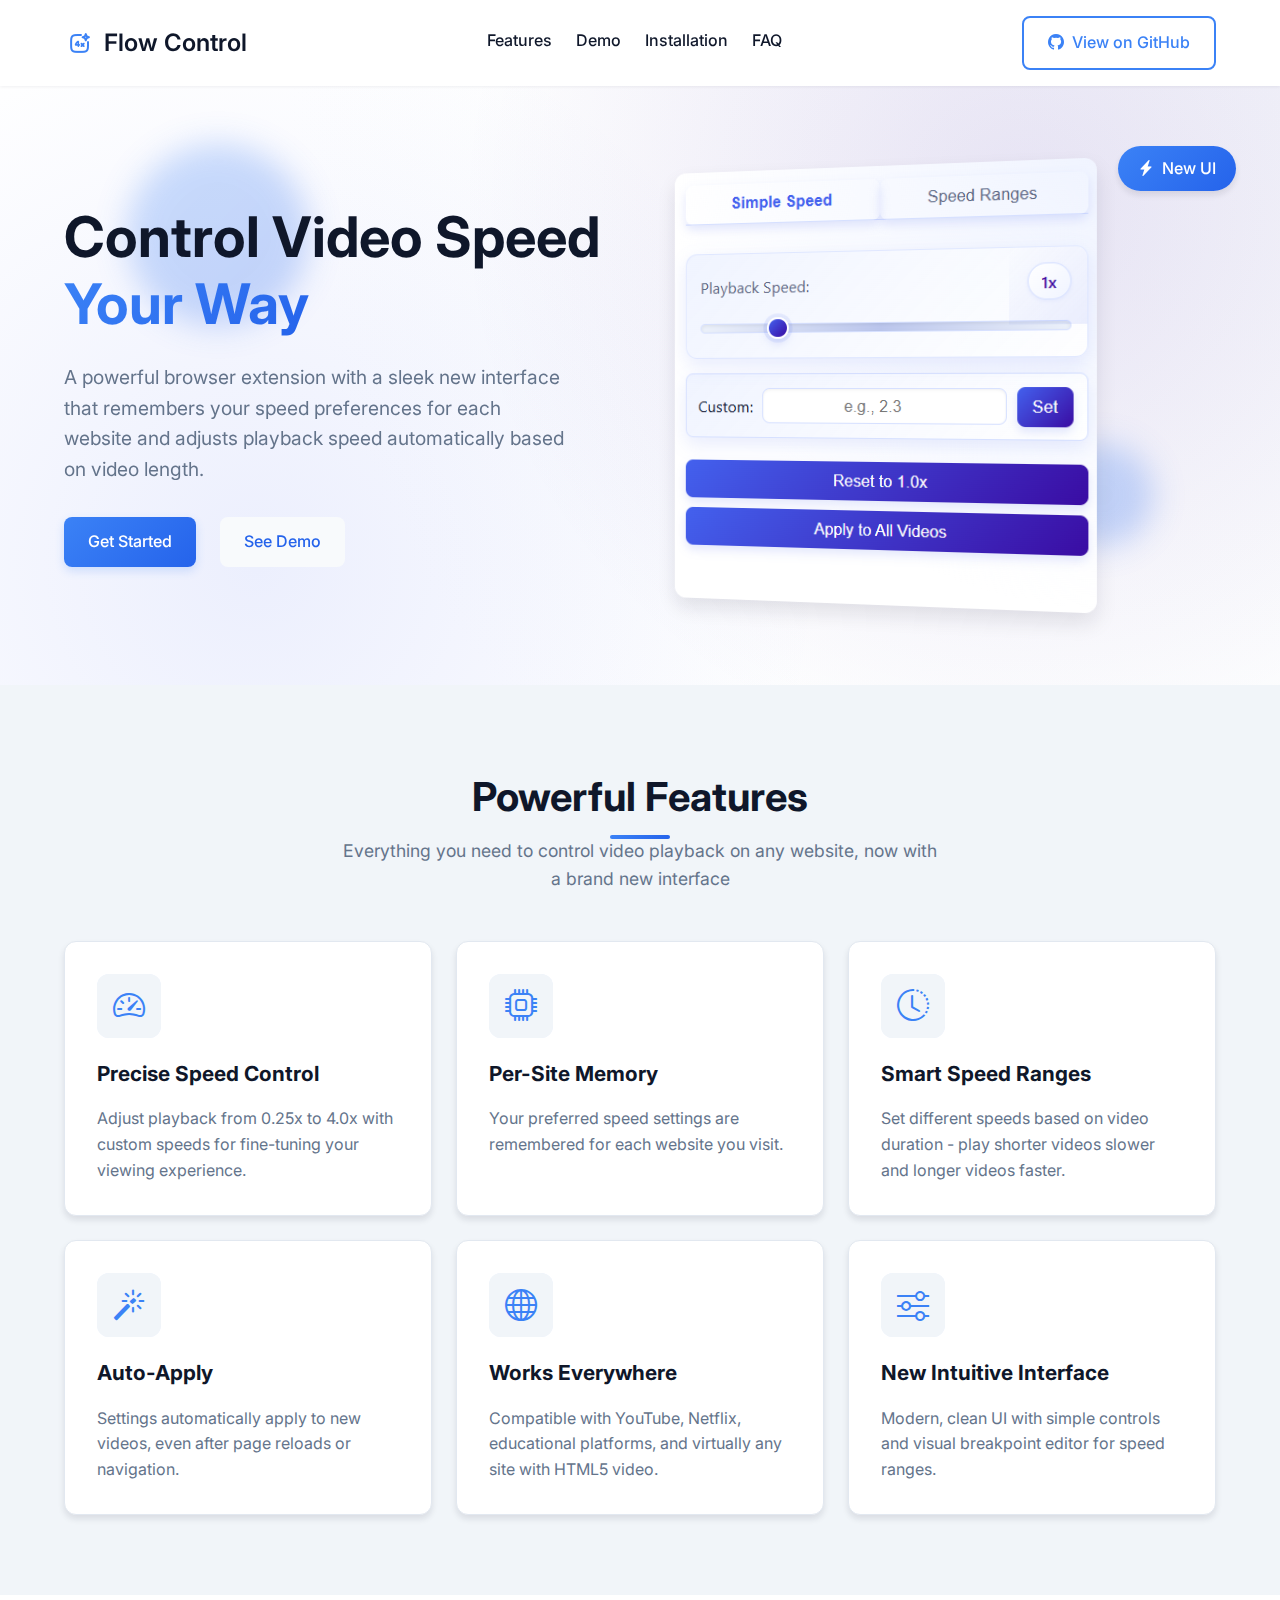
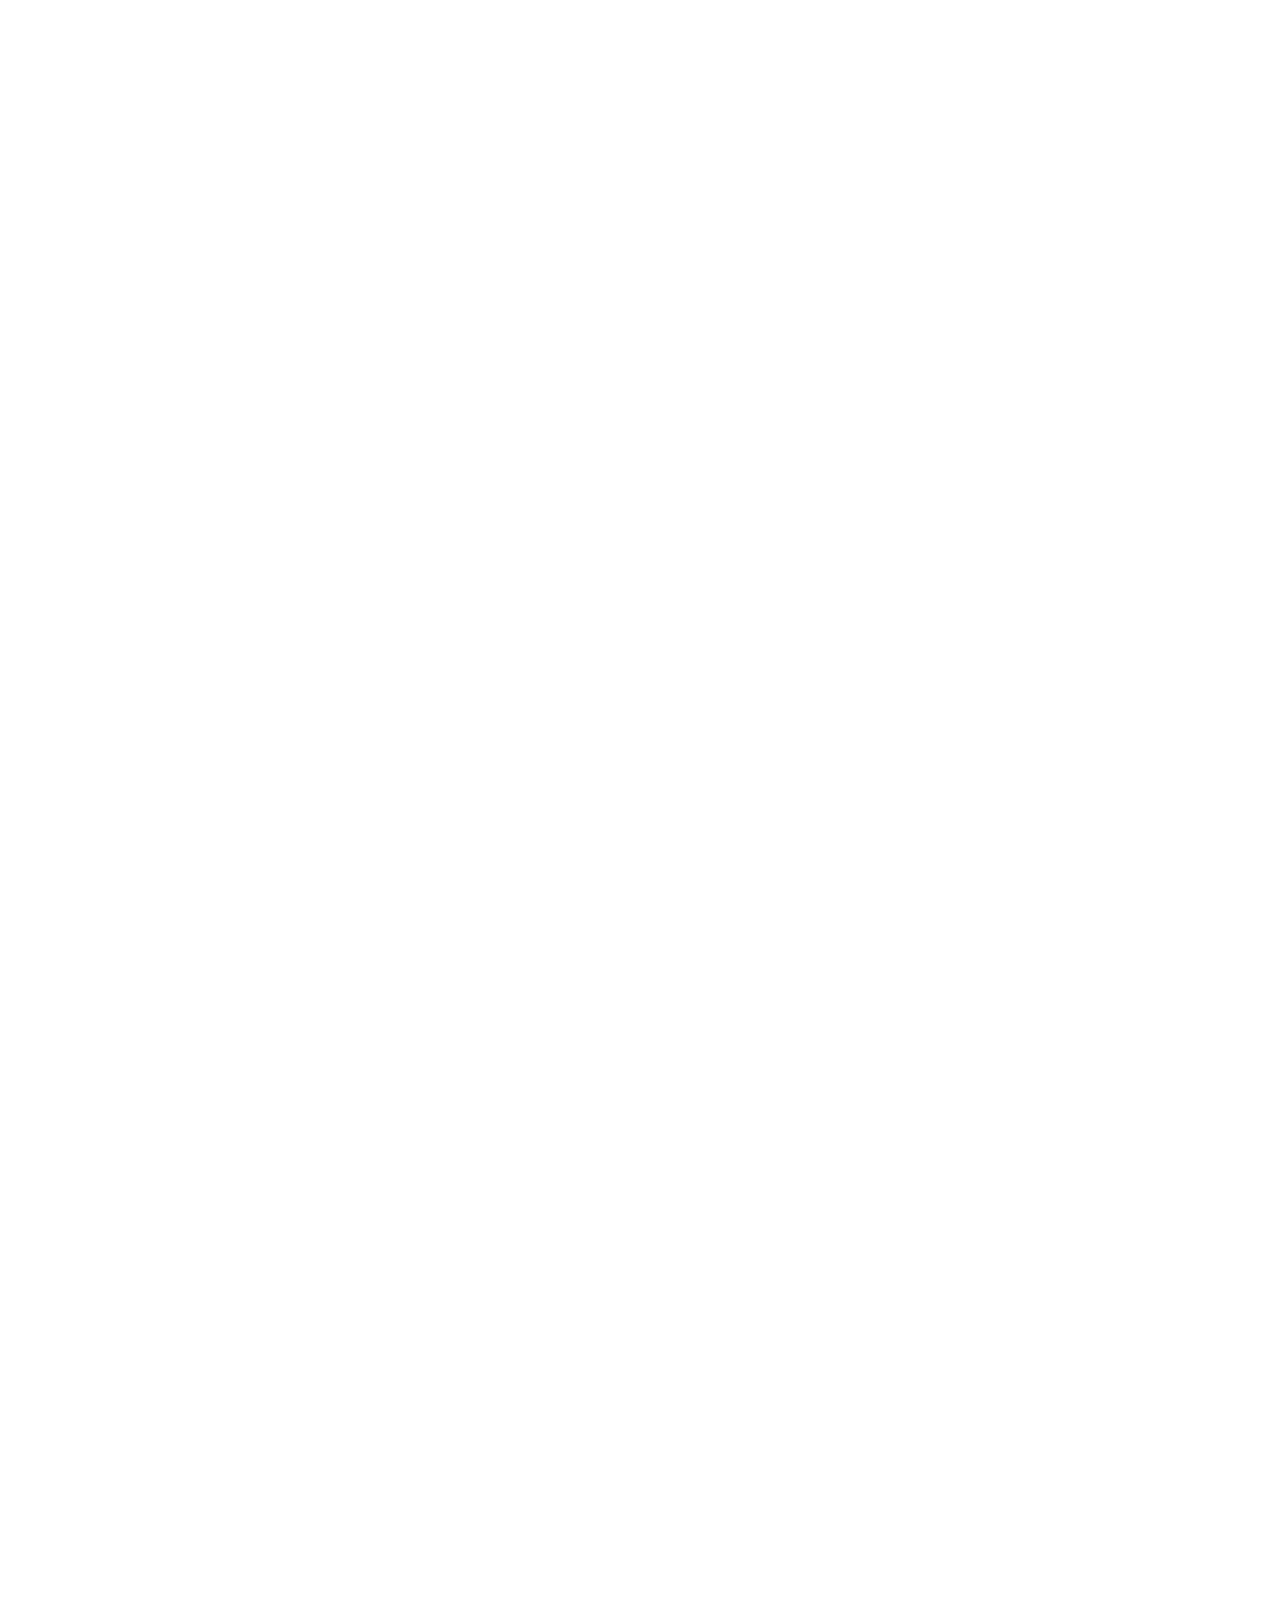
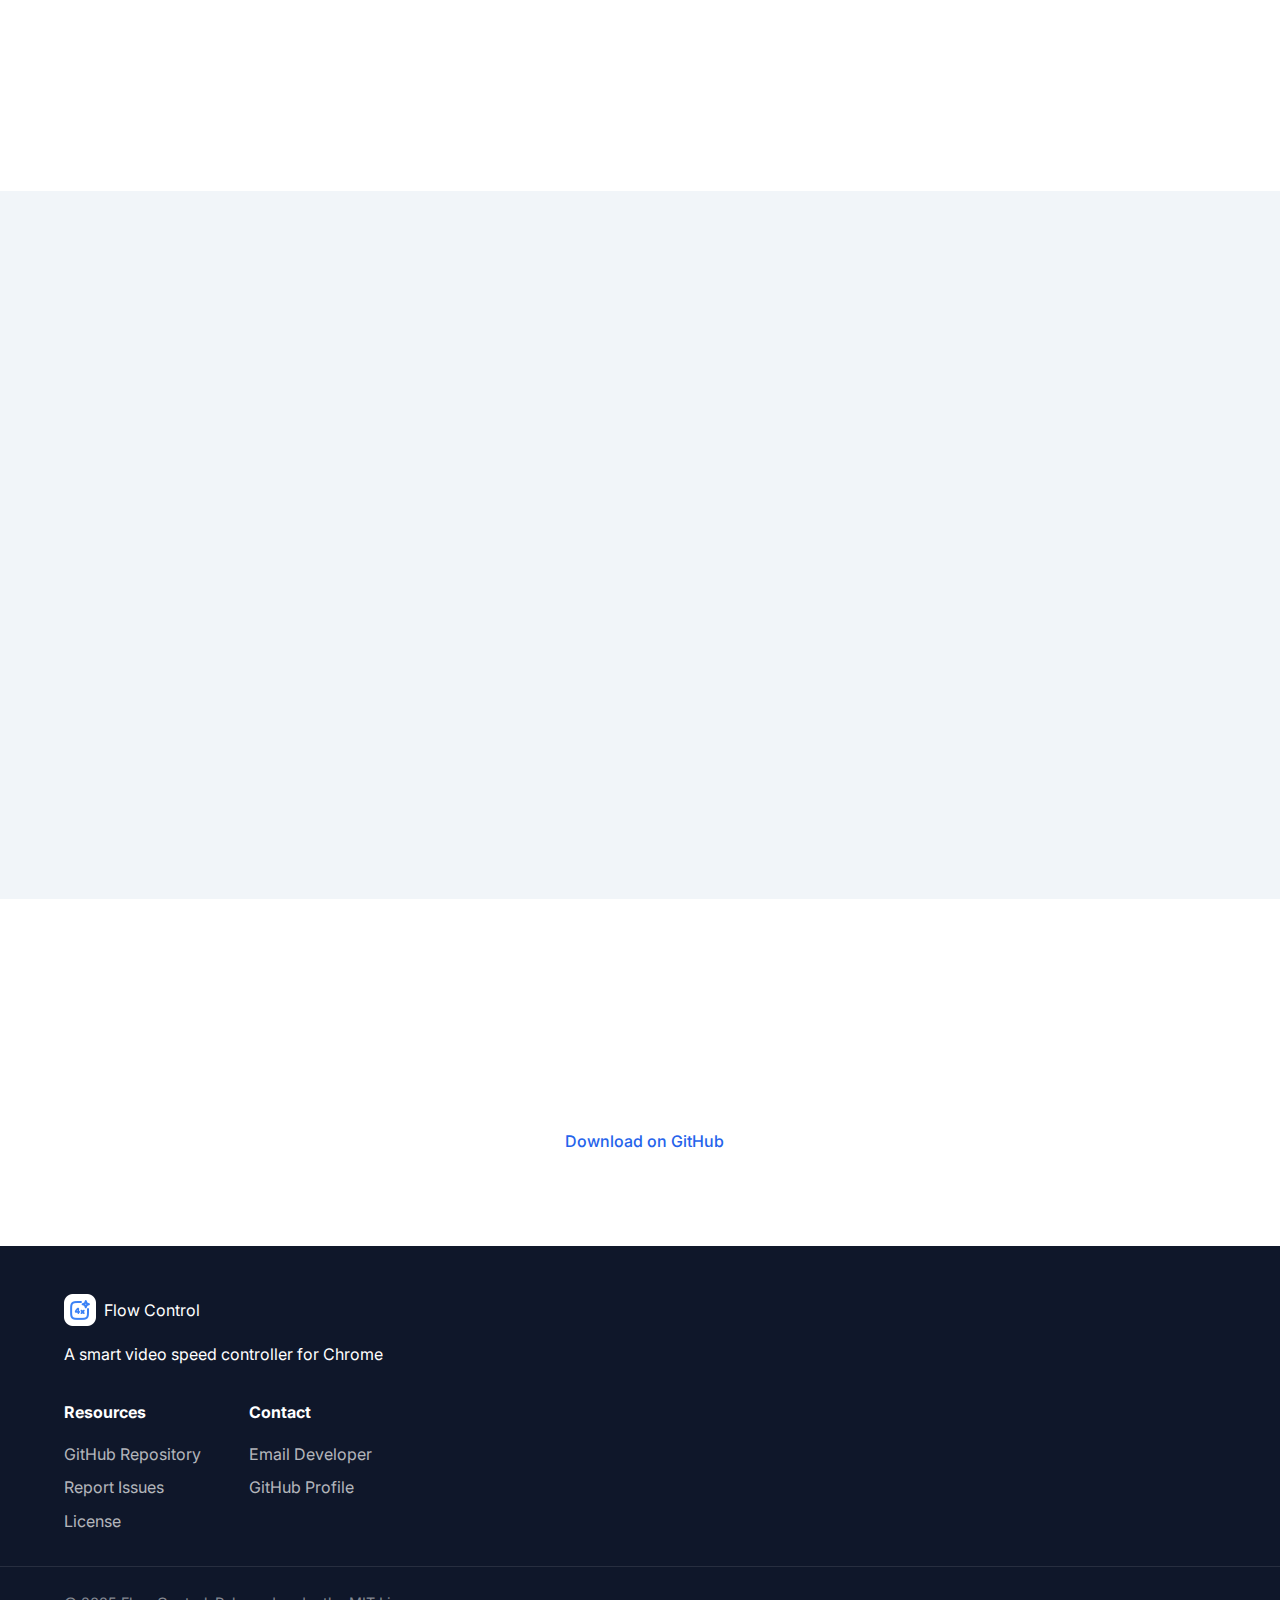
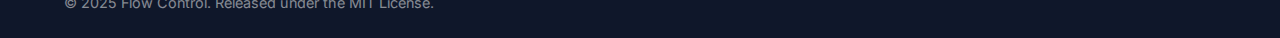
<file: index.html>
<!DOCTYPE html>
<html lang="en">

<head>
    <meta charset="UTF-8">
    <meta name="viewport" content="width=device-width, initial-scale=1.0">
    <title>Flow Control - Smart Video Speed Controller</title>
    <link rel="stylesheet" href="styles.css">
    <link rel="icon" href="images/favicon.ico" type="image/x-icon">
    <link rel="stylesheet" href="https://cdn.jsdelivr.net/npm/bootstrap-icons@1.11.2/font/bootstrap-icons.min.css">
    <link rel="preconnect" href="https://fonts.googleapis.com">
    <link rel="preconnect" href="https://fonts.gstatic.com" crossorigin>
    <link href="https://fonts.googleapis.com/css2?family=Inter:wght@300;400;500;600;700&display=swap" rel="stylesheet">
    <link href="https://unpkg.com/aos@2.3.1/dist/aos.css" rel="stylesheet">
    <script src="https://unpkg.com/aos@2.3.1/dist/aos.js"></script>
</head>

<body>
    <!-- Add page-wide animated background -->
    <div class="bg-animation">
        <div class="bubble bubble1"></div>
        <div class="bubble bubble2"></div>
        <div class="bubble bubble3"></div>
        <div class="bubble bubble4"></div>
        <div class="bubble bubble5"></div>
        <div class="bubble bubble6"></div>
        <div class="light-beam light-beam1"></div>
        <div class="light-beam light-beam2"></div>
    </div>

    <header>
        <nav class="container">
            <div class="logo">
                <img src="images/logo.png" alt="Flow Control Logo">
                <span>Flow Control</span>
            </div>
            <ul class="nav-links">
                <li><a href="#features">Features</a></li>
                <li><a href="#demo">Demo</a></li>
                <li><a href="#installation">Installation</a></li>
                <li><a href="#faq">FAQ</a></li>
            </ul>
            <a href="https://github.com/thisisdkyadav/Flow-Control" class="button button-outlined desktop-only">
                <i class="bi bi-github"></i> View on GitHub
            </a>
            <button class="mobile-menu-toggle" aria-label="Toggle menu">
                <i class="bi bi-list"></i>
            </button>
        </nav>
        <div class="mobile-menu">
            <ul>
                <li><a href="#features">Features</a></li>
                <li><a href="#demo">Demo</a></li>
                <li><a href="#installation">Installation</a></li>
                <li><a href="#faq">FAQ</a></li>
                <li><a href="https://github.com/thisisdkyadav/Flow-Control">
                        <i class="bi bi-github"></i> View on GitHub
                    </a></li>
            </ul>
        </div>
    </header>

    <section class="hero">
        <div class="floating-shapes">
            <div class="shape shape1"></div>
            <div class="shape shape2"></div>
            <div class="shape shape3"></div>
        </div>
        <div class="container">
            <div class="hero-content" data-aos="fade-right" data-aos-delay="100">
                <h1>Control Video Speed <span class="gradient-text">Your Way</span></h1>
                <p>A powerful browser extension with a sleek new interface that remembers your speed preferences for
                    each website and adjusts playback speed automatically based on video length.</p>
                <div class="hero-buttons">
                    <a href="#installation" class="button button-primary">Get Started</a>
                    <a href="#demo" class="button button-secondary">See Demo</a>
                </div>
            </div>
            <div class="hero-image" data-aos="fade-left" data-aos-delay="300">
                <img src="images/hero-mockup.png" alt="Flow Control Extension Interface">
                <div class="feature-badge">
                    <i class="bi bi-lightning-charge-fill"></i>
                    <span>New UI</span>
                </div>
            </div>
        </div>
    </section>

    <section id="features" class="features">
        <div class="container">
            <div class="section-header">
                <h2>Powerful Features</h2>
                <p>Everything you need to control video playback on any website, now with a brand new interface</p>
            </div>

            <div class="feature-grid">
                <div class="feature-card">
                    <div class="feature-icon">
                        <i class="bi bi-speedometer2"></i>
                    </div>
                    <h3>Precise Speed Control</h3>
                    <p>Adjust playback from 0.25x to 4.0x with custom speeds for fine-tuning your viewing experience.
                    </p>
                </div>

                <div class="feature-card">
                    <div class="feature-icon">
                        <i class="bi bi-cpu"></i>
                    </div>
                    <h3>Per-Site Memory</h3>
                    <p>Your preferred speed settings are remembered for each website you visit.</p>
                </div>

                <div class="feature-card">
                    <div class="feature-icon">
                        <i class="bi bi-clock-history"></i>
                    </div>
                    <h3>Smart Speed Ranges</h3>
                    <p>Set different speeds based on video duration - play shorter videos slower and longer videos
                        faster.</p>
                </div>

                <div class="feature-card">
                    <div class="feature-icon">
                        <i class="bi bi-magic"></i>
                    </div>
                    <h3>Auto-Apply</h3>
                    <p>Settings automatically apply to new videos, even after page reloads or navigation.</p>
                </div>

                <div class="feature-card">
                    <div class="feature-icon">
                        <i class="bi bi-globe"></i>
                    </div>
                    <h3>Works Everywhere</h3>
                    <p>Compatible with YouTube, Netflix, educational platforms, and virtually any site with HTML5 video.
                    </p>
                </div>

                <div class="feature-card">
                    <div class="feature-icon">
                        <i class="bi bi-sliders"></i>
                    </div>
                    <h3>New Intuitive Interface</h3>
                    <p>Modern, clean UI with simple controls and visual breakpoint editor for speed ranges.</p>
                </div>
            </div>
        </div>
    </section>

    <section id="demo" class="demo">
        <div class="container">
            <div class="section-header">
                <h2>See Flow Control in Action</h2>
                <p>Brand new UI makes it even easier to control video playback speeds</p>
            </div>

            <div class="demo-showcase">
                <div class="tab-container">
                    <button class="tab active" data-tab="simple">
                        <i class="bi bi-speedometer"></i> Simple Speed
                    </button>
                    <button class="tab" data-tab="ranges">
                        <i class="bi bi-graph-up"></i> Speed Ranges
                    </button>
                    <button class="tab" data-tab="off">
                        <i class="bi bi-pause-circle"></i> Off Mode
                    </button>
                </div>

                <div class="tab-content active" id="simple-tab">
                    <div class="tab-screenshot">
                        <img src="images/simple-mode.png" alt="Simple Speed Mode">
                    </div>
                    <div class="feature-list">
                        <h3 class="feature-title">Simple Speed Mode</h3>
                        <p class="feature-description">Quickly set a fixed playback speed for all videos on the current
                            site with our redesigned interface.</p>
                        <ul>
                            <li><i class="bi bi-check-circle-fill"></i> Enhanced slider control from 0.25x to 4.0x</li>
                            <li><i class="bi bi-check-circle-fill"></i> Enter custom speeds for precise control</li>
                            <li><i class="bi bi-check-circle-fill"></i> One-click reset to normal speed (1.0x)</li>
                            <li><i class="bi bi-check-circle-fill"></i> Beautiful new interface with visual feedback
                            </li>
                        </ul>
                    </div>
                </div>

                <div class="tab-content" id="ranges-tab">
                    <div class="tab-screenshot">
                        <img src="images/ranges-mode.png" alt="Speed Ranges Mode">
                    </div>
                    <div class="feature-list">
                        <h3 class="feature-title">Speed Ranges Mode</h3>
                        <p class="feature-description">Automatically adjust playback speed based on video length with
                            our redesigned UI.</p>
                        <ul>
                            <li><i class="bi bi-check-circle-fill"></i> Set different speeds for videos of different
                                lengths</li>
                            <li><i class="bi bi-check-circle-fill"></i> Redesigned visual timeline with draggable
                                breakpoints</li>
                            <li><i class="bi bi-check-circle-fill"></i> Perfect for educational content and lectures
                            </li>
                            <li><i class="bi bi-check-circle-fill"></i> New UI makes it easier to visualize and adjust
                                speed ranges</li>
                        </ul>
                    </div>
                </div>

                <div class="tab-content" id="off-tab">
                    <div class="tab-screenshot">
                        <div class="off-message">
                            <i class="bi bi-pause-circle status-icon"></i>
                            <p>Flow Control can be disabled with a single click</p>
                            <p>The new interface allows for quick toggling between modes</p>
                        </div>
                    </div>
                    <div class="feature-list">
                        <h3 class="feature-title">Off Mode</h3>
                        <p class="feature-description">Easily turn off the extension when you don't need it without
                            losing your settings.</p>
                        <ul>
                            <li><i class="bi bi-check-circle-fill"></i> Easy to turn off when not needed</li>
                            <li><i class="bi bi-check-circle-fill"></i> Toggle between modes with a single click</li>
                            <li><i class="bi bi-check-circle-fill"></i> Retains your settings when you re-enable</li>
                        </ul>
                    </div>
                </div>
            </div>
        </div>
    </section>

    <section id="installation" class="installation">
        <div class="container">
            <div class="section-header">
                <h2>How to Install</h2>
                <p>Get started with Flow Control in a few simple steps</p>
            </div>

            <div class="browser-selector-container">
                <div class="browser-selector">
                    <p>Select your browser:</p>
                    <div class="browser-buttons-container">
                        <button class="browser-select-btn active" data-browser="chrome">
                            <i class="fab fa-chrome"></i> Chrome
                        </button>
                        <button class="browser-select-btn" data-browser="edge">
                            <i class="fab fa-edge"></i> Edge <span class="direct-install-badge">Direct Install</span>
                        </button>
                        <button class="browser-select-btn" data-browser="brave">
                            <i class="fab fa-chrome"></i> Brave
                        </button>
                        <button class="browser-select-btn" data-browser="opera">
                            <i class="fab fa-opera"></i> Opera
                        </button>
                        <button class="browser-select-btn" data-browser="firefox">
                            <i class="fab fa-firefox"></i> Firefox
                        </button>
                    </div>
                </div>
            </div>

            <!-- Add Edge notice for other browsers -->
            <div id="edge-notice" class="edge-notice" style="display: none;">
                <i class="fab fa-edge"></i>
                <span>Edge users: <a href="#" id="switch-to-edge">Switch to Edge</a> for direct installation from the
                    Microsoft Store.</span>
            </div>

            <!-- Add Edge Store Option -->
            <div id="edge-store-option" class="edge-store-option" style="display: none;">
                <div class="store-banner">
                    <i class="fab fa-microsoft"></i>
                    <h3>Install directly from Microsoft Edge Add-ons Store</h3>
                    <a href="https://microsoftedge.microsoft.com/addons/detail/flow-control/beddgcklojomegoeahaalhdminpmlfao"
                        class="button button-primary" target="_blank">
                        <i class="fab fa-edge"></i> Get from Edge Add-ons
                    </a>
                    <p>Or follow the manual installation steps below:</p>
                </div>
            </div>

            <div class="steps">
                <div class="step" data-aos="fade-up" data-aos-delay="100">
                    <div class="step-number">1</div>
                    <div class="step-content">
                        <h3>Download</h3>
                        <p>Download the extension files (e.g., as a ZIP) from <a
                                href="https://github.com/thisisdkyadav/Flow-Control">GitHub</a> or clone the
                            repository. If downloaded as a ZIP, unzip it.</p>
                    </div>
                </div>

                <div class="step" data-aos="fade-up" data-aos-delay="100">
                    <div class="step-number">2</div>
                    <div class="step-content">
                        <h3 id="dev-mode-step-title">Enable Developer Mode</h3>
                        <p id="dev-mode-instructions">Open your browser and go to <code
                                id="extension-url">chrome://extensions/</code>, then enable "Developer mode" using the
                            toggle switch (usually in the top-right corner).</p>
                    </div>
                </div>

                <div class="step" data-aos="fade-up" data-aos-delay="100">
                    <div class="step-number">3</div>
                    <div class="step-content">
                        <h3 id="load-extension-step-title">Load Extension</h3>
                        <p id="load-unpacked-instructions">Click "Load unpacked" and select the
                            <strong><code>extension</code></strong> folder located
                            inside the project directory you downloaded/cloned.
                        </p>
                    </div>
                </div>

                <div class="step" data-aos="fade-up" data-aos-delay="100">
                    <div class="step-number">4</div>
                    <div class="step-content">
                        <h3>Start Using</h3>
                        <p>Click the Flow Control icon in your browser toolbar to start controlling video speeds on any
                            site.</p>
                    </div>
                </div>
            </div>
        </div>
    </section>

    <section id="faq" class="faq">
        <div class="container">
            <div class="section-header">
                <h2>Frequently Asked Questions</h2>
                <p>Get answers to common questions about Flow Control</p>
            </div>

            <div class="faq-items">
                <div class="faq-item">
                    <div class="faq-question">
                        <h3>Which websites does Flow Control work with?</h3>
                        <i class="fas fa-chevron-down"></i>
                    </div>
                    <div class="faq-answer">
                        <p>Flow Control works with any website that uses HTML5 video players, including YouTube,
                            Netflix, Vimeo, educational platforms like Coursera and Udemy, and most video-hosting
                            websites.</p>
                    </div>
                </div>

                <div class="faq-item">
                    <div class="faq-question">
                        <h3>Does it affect audio quality?</h3>
                        <i class="fas fa-chevron-down"></i>
                    </div>
                    <div class="faq-answer">
                        <p>Flow Control uses the browser's built-in speed adjustment which preserves audio pitch even at
                            higher speeds. This means voices won't sound distorted even at 2x speed.</p>
                    </div>
                </div>

                <div class="faq-item">
                    <div class="faq-question">
                        <h3>What happens if a website already has speed controls?</h3>
                        <i class="fas fa-chevron-down"></i>
                    </div>
                    <div class="faq-answer">
                        <p>Flow Control works alongside native speed controls. If you use both, whichever was applied
                            last will take effect. For consistency, we recommend using only one method to control
                            playback speed.</p>
                    </div>
                </div>

                <div class="faq-item">
                    <div class="faq-question">
                        <h3>How do speed ranges work?</h3>
                        <i class="fas fa-chevron-down"></i>
                    </div>
                    <div class="faq-answer">
                        <p>Speed ranges let you set different playback speeds based on video length. For example, you
                            might want to play short videos at 1.25x speed, medium-length videos at 1.5x, and long
                            videos at 2x. Flow Control automatically detects video duration and applies the appropriate
                            speed.</p>
                    </div>
                </div>
            </div>
        </div>
    </section>

    <section class="cta">
        <div class="container">
            <h2>Ready to Take Control?</h2>
            <p>Install Flow Control today and experience videos at your perfect pace.</p>
            <a href="https://github.com/thisisdkyadav/Flow-Control" class="button button-primary">
                <i class="fab fa-github"></i> Download on GitHub
            </a>
        </div>
    </section>

    <footer>
        <div class="container">
            <div class="footer-content">
                <div class="footer-logo">
                    <img src="images/logo.png" alt="Flow Control Logo">
                    <span>Flow Control</span>
                </div>
                <p>A smart video speed controller for Chrome</p>
            </div>

            <div class="footer-links">
                <div class="link-group">
                    <h4>Resources</h4>
                    <ul>
                        <li><a href="https://github.com/thisisdkyadav/Flow-Control">GitHub Repository</a></li>
                        <li><a href="https://github.com/thisisdkyadav/Flow-Control/issues">Report Issues</a></li>
                        <li><a href="https://github.com/thisisdkyadav/Flow-Control/blob/main/LICENSE">License</a>
                        </li>
                    </ul>
                </div>

                <div class="link-group">
                    <h4>Contact</h4>
                    <ul>
                        <li><a href="mailto:thisisdkyadav@gmail.com">Email Developer</a></li>
                        <li><a href="https://github.com/thisisdkyadav">GitHub Profile</a></li>
                    </ul>
                </div>
            </div>
        </div>

        <div class="footer-bottom">
            <div class="container">
                <p>&copy; 2025 Flow Control. Released under the MIT License.</p>
            </div>
        </div>
    </footer>

    <script>
        // Simple tab functionality for the demo section
        document.querySelectorAll('.tab').forEach(tab => {
            tab.addEventListener('click', () => {
                // Remove active class from all tabs
                document.querySelectorAll('.tab').forEach(t => t.classList.remove('active'));
                // Add active class to clicked tab
                tab.classList.add('active');

                // Hide all tab contents
                document.querySelectorAll('.tab-content').forEach(content => {
                    content.classList.remove('active');
                });

                // Get the corresponding content
                const targetContent = document.getElementById(tab.dataset.tab + '-tab');

                // Add active class to show the content
                targetContent.classList.add('active');

                // Highlight the feature title and description with a brief animation
                const featureTitle = targetContent.querySelector('.feature-title');
                const featureDesc = targetContent.querySelector('.feature-description');

                if (featureTitle) {
                    featureTitle.style.color = 'var(--primary-color)';
                    setTimeout(() => {
                        featureTitle.style.color = '';
                    }, 1500);
                }

                if (featureDesc) {
                    featureDesc.style.borderLeftColor = 'var(--primary-color)';
                    featureDesc.style.color = 'var(--text-color)';

                    setTimeout(() => {
                        featureDesc.style.borderLeftColor = '';
                        featureDesc.style.color = '';
                    }, 1500);
                }
            });
        });

        // FAQ accordion functionality
        document.querySelectorAll('.faq-question').forEach(question => {
            question.addEventListener('click', () => {
                const faqItem = question.parentElement;
                faqItem.classList.toggle('active');
            });
        });

        // Installation instructions based on browser
        const browserInstructions = {
            chrome: {
                url: 'chrome://extensions/',
                devModeTitle: 'Enable Developer Mode',
                devModeText: 'Open Chrome and go to <code id="extension-url">chrome://extensions/</code>, then enable "Developer mode" using the toggle switch (usually in the top-right corner).',
                loadTitle: 'Load Extension',
                loadText: 'Click "Load unpacked" and select the <strong><code>extension</code></strong> folder located inside the project directory you downloaded/cloned.'
            },
            edge: {
                url: 'edge://extensions/',
                devModeTitle: 'Enable Developer Mode',
                devModeText: 'Open Edge and go to <code id="extension-url">edge://extensions/</code>, then enable "Developer mode" using the toggle switch (usually in the bottom-left corner).',
                loadTitle: 'Load Extension',
                loadText: 'Click "Load unpacked" and select the <strong><code>extension</code></strong> folder located inside the project directory you downloaded/cloned.'
            },
            brave: {
                url: 'brave://extensions/',
                devModeTitle: 'Enable Developer Mode',
                devModeText: 'Open Brave and go to <code id="extension-url">brave://extensions/</code>, then enable "Developer mode" using the toggle switch (usually in the top-right corner).',
                loadTitle: 'Load Extension',
                loadText: 'Click "Load unpacked" and select the <strong><code>extension</code></strong> folder located inside the project directory you downloaded/cloned.'
            },
            opera: {
                url: 'opera://extensions',
                devModeTitle: 'Enable Developer Mode',
                devModeText: 'Open Opera and go to <code id="extension-url">opera://extensions</code>, then enable "Developer mode" using the toggle switch (usually in the top-right corner).',
                loadTitle: 'Load Extension',
                loadText: 'Click "Load unpacked" and select the <strong><code>extension</code></strong> folder located inside the project directory you downloaded/cloned.'
            },
            firefox: {
                url: 'about:debugging#/runtime/this-firefox',
                devModeTitle: 'Access Debugging',
                devModeText: 'Open Firefox and go to <code id="extension-url">about:debugging#/runtime/this-firefox</code>. No "Developer mode" toggle is needed here.',
                loadTitle: 'Load Temporary Add-on',
                loadText: 'Click "Load Temporary Add-on..." and select the <strong><code>manifest.json</code></strong> file located inside the <strong><code>extension</code></strong> folder.'
            }
        };

        const browserSelector = document.querySelector('.browser-selector');
        const extensionUrlElement = document.getElementById('extension-url');
        const devModeTitleElement = document.getElementById('dev-mode-step-title');
        const devModeInstructionsElement = document.getElementById('dev-mode-instructions');
        const loadExtensionTitleElement = document.getElementById('load-extension-step-title');
        const loadUnpackedInstructionsElement = document.getElementById('load-unpacked-instructions');

        browserSelector.addEventListener('click', (event) => {
            if (event.target.classList.contains('browser-select-btn')) {
                const selectedBrowser = event.target.dataset.browser;

                // Update button styles
                browserSelector.querySelectorAll('.browser-select-btn').forEach(btn => btn.classList.remove('active'));
                event.target.classList.add('active');

                // Update instructions
                const instructions = browserInstructions[selectedBrowser];
                if (instructions) {
                    devModeTitleElement.textContent = instructions.devModeTitle;
                    devModeInstructionsElement.innerHTML = instructions.devModeText; // Use innerHTML to render the <code> tag
                    loadExtensionTitleElement.textContent = instructions.loadTitle;
                    loadUnpackedInstructionsElement.innerHTML = instructions.loadText; // Use innerHTML for <strong> tags
                }

                // Show/hide Edge store option
                const edgeStoreOption = document.getElementById('edge-store-option');
                const edgeNotice = document.getElementById('edge-notice');
                if (selectedBrowser === 'edge') {
                    edgeStoreOption.style.display = 'block';
                    edgeNotice.style.display = 'none';
                } else {
                    edgeStoreOption.style.display = 'none';
                    edgeNotice.style.display = 'flex';
                }
            }
        });

        // Initialize with default (Chrome)
        function initializeInstructions() {
            const defaultInstructions = browserInstructions.chrome;
            devModeTitleElement.textContent = defaultInstructions.devModeTitle;
            devModeInstructionsElement.innerHTML = defaultInstructions.devModeText;
            loadExtensionTitleElement.textContent = defaultInstructions.loadTitle;
            loadUnpackedInstructionsElement.innerHTML = defaultInstructions.loadText;
        }
        initializeInstructions(); // Call on page load

        // Initialize AOS (Animate On Scroll)
        document.addEventListener('DOMContentLoaded', function () {
            AOS.init({
                duration: 800,
                easing: 'ease-in-out',
                once: true
            });

            // Parallax scroll effect for background elements
            window.addEventListener('scroll', function () {
                const scrollY = window.scrollY;

                // Subtle parallax for background bubbles
                document.querySelectorAll('.bubble').forEach((bubble, index) => {
                    const speed = 0.03 + (index * 0.01);
                    bubble.style.transform = `translateY(${scrollY * speed}px)`;
                });

                // Parallax for light beams
                document.querySelectorAll('.light-beam').forEach((beam, index) => {
                    const speed = 0.07 + (index * 0.03);
                    beam.style.transform = `translateY(${scrollY * speed}px) rotate(-45deg)`;
                });

                // Subtle rotation for feature icons on scroll
                if (scrollY > 300) {
                    document.querySelectorAll('.feature-icon').forEach((icon, index) => {
                        const rotateAmount = (scrollY - 300) * 0.01 * (index % 2 === 0 ? 1 : -1);
                        const limitedRotation = Math.min(Math.abs(rotateAmount), 15) * (rotateAmount < 0 ? -1 : 1);
                        icon.style.transform = `rotate(${limitedRotation}deg)`;
                    });
                }
            });

            // Enhance page transitions with subtle animations
            const sections = document.querySelectorAll('section');
            const observer = new IntersectionObserver((entries) => {
                entries.forEach(entry => {
                    if (entry.isIntersecting) {
                        entry.target.classList.add('section-visible');

                        // Add subtle animations to section backgrounds
                        if (entry.target.classList.contains('features') ||
                            entry.target.classList.contains('demo') ||
                            entry.target.classList.contains('installation') ||
                            entry.target.classList.contains('faq')) {
                            entry.target.querySelector('.container').style.opacity = '1';
                            entry.target.querySelector('.container').style.transform = 'translateY(0)';
                        }
                    }
                });
            }, { threshold: 0.1 });

            sections.forEach(section => {
                observer.observe(section);

                // Add initial state for animation
                if (section.classList.contains('features') ||
                    section.classList.contains('demo') ||
                    section.classList.contains('installation') ||
                    section.classList.contains('faq')) {
                    section.querySelector('.container').style.opacity = '0';
                    section.querySelector('.container').style.transform = 'translateY(20px)';
                    section.querySelector('.container').style.transition = 'opacity 0.8s ease, transform 0.8s ease';
                }
            });

            // Set the initial feature title color to match tab switching behavior
            const activeTab = document.querySelector('.tab-content.active');
            if (activeTab) {
                const featureTitle = activeTab.querySelector('.feature-title');
                if (featureTitle) {
                    featureTitle.style.color = 'var(--primary-color)';
                }
            }
        });

        // Enable smooth scrolling for anchor links
        document.querySelectorAll('a[href^="#"]').forEach(anchor => {
            anchor.addEventListener('click', function (e) {
                e.preventDefault();
                document.querySelector(this.getAttribute('href')).scrollIntoView({
                    behavior: 'smooth'
                });
            });
        });

        // Mobile menu toggle functionality - Fixed implementation
        const menuToggle = document.querySelector('.mobile-menu-toggle');
        const mobileMenu = document.querySelector('.mobile-menu');

        menuToggle.addEventListener('click', () => {
            // Toggle mobile menu
            mobileMenu.classList.toggle('active');
            menuToggle.classList.toggle('active');
            document.body.classList.toggle('menu-open');

            // Ensure menu is visible after toggle
            if (mobileMenu.classList.contains('active')) {
                // Show menu with flex display
                mobileMenu.style.display = 'flex';
                setTimeout(() => {
                    mobileMenu.style.opacity = '1';
                }, 10);
            } else {
                mobileMenu.style.opacity = '0';
                // Wait for fade out before hiding
                setTimeout(() => {
                    if (!mobileMenu.classList.contains('active')) {
                        mobileMenu.style.display = 'none';
                    }
                }, 300);
            }
        });

        // Close mobile menu when clicking on links - Improved implementation
        document.querySelectorAll('.mobile-menu a').forEach(link => {
            link.addEventListener('click', () => {
                mobileMenu.classList.remove('active');
                menuToggle.classList.remove('active');
                document.body.classList.remove('menu-open');

                // Fade out menu
                mobileMenu.style.opacity = '0';
                setTimeout(() => {
                    mobileMenu.style.display = 'none';
                }, 300);
            });
        });

        // Responsive browser selector handling for mobile
        function adjustBrowserSelector() {
            const container = document.querySelector('.browser-buttons-container');
            if (window.innerWidth < 600) {
                container.classList.add('mobile-view');
            } else {
                container.classList.remove('mobile-view');
            }
        }

        // Call on load and resize
        window.addEventListener('load', adjustBrowserSelector);
        window.addEventListener('resize', adjustBrowserSelector);

        // Disable AOS animations on mobile for better performance
        function handleAOSOnMobile() {
            if (window.innerWidth < 768) {
                AOS.init({ disable: true });
            } else {
                AOS.init({
                    duration: 800,
                    easing: 'ease-in-out',
                    once: true
                });
            }
        }

        document.addEventListener('DOMContentLoaded', function () {
            handleAOSOnMobile();
        });

        window.addEventListener('resize', function () {
            handleAOSOnMobile();
        });

        // Add Edge Notice Functionality
        document.getElementById('switch-to-edge').addEventListener('click', function (e) {
            e.preventDefault();
            // Find and click the Edge button
            const edgeButton = document.querySelector('.browser-select-btn[data-browser="edge"]');
            if (edgeButton) {
                edgeButton.click();
            }
        });

        // Initialize the Edge notice (hide on first load since Chrome is default)
        document.addEventListener('DOMContentLoaded', function () {
            // Edge notice should be hidden initially since Chrome is the default
            document.getElementById('edge-notice').style.display = 'none';
        });

    </script>
</body>

</html>
</file>
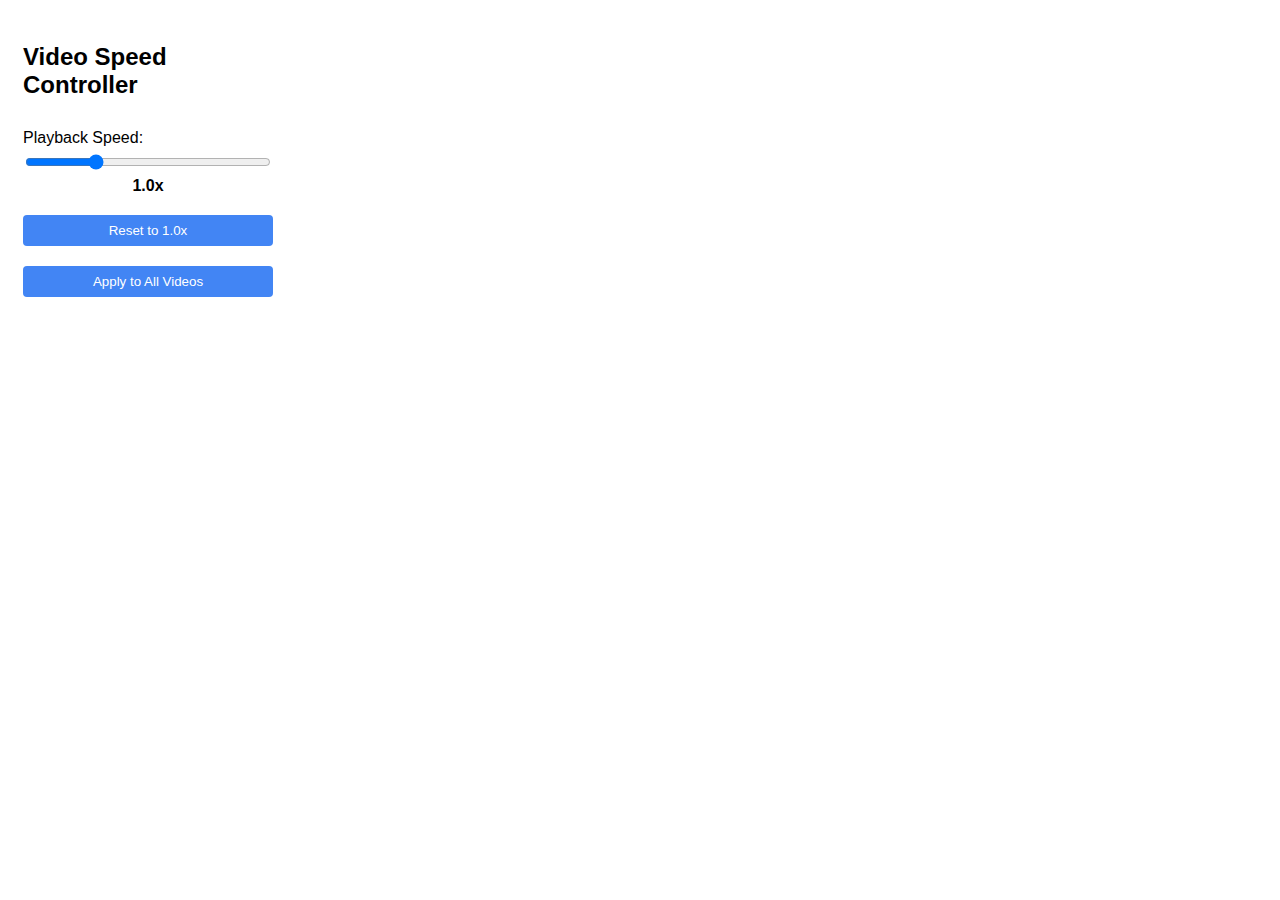
<file: popup.html>
<!DOCTYPE html>
<html>

<head>
    <title>Video Speed Controller</title>
    <style>
        body {
            width: 250px;
            padding: 15px;
            font-family: Arial, sans-serif;
        }

        .container {
            display: flex;
            flex-direction: column;
            gap: 10px;
        }

        .slider-container {
            display: flex;
            flex-direction: column;
            gap: 5px;
        }

        .slider-value {
            text-align: center;
            font-weight: bold;
        }

        button {
            padding: 8px;
            background-color: #4285f4;
            color: white;
            border: none;
            border-radius: 4px;
            cursor: pointer;
            margin-top: 10px;
        }

        button:hover {
            background-color: #3367d6;
        }

        .status {
            margin-top: 10px;
            font-style: italic;
            text-align: center;
        }
    </style>
</head>

<body>
    <div class="container">
        <h2>Video Speed Controller</h2>
        <div class="slider-container">
            <label for="speed-slider">Playback Speed: </label>
            <input type="range" id="speed-slider" min="0.25" max="3.0" step="0.25" value="1.0">
            <div class="slider-value">1.0x</div>
        </div>
        <button id="reset-button">Reset to 1.0x</button>
        <button id="apply-all-videos">Apply to All Videos</button>
        <div class="status" id="status"></div>
    </div>
    <script src="popup.js"></script>
</body>

</html>
</file>
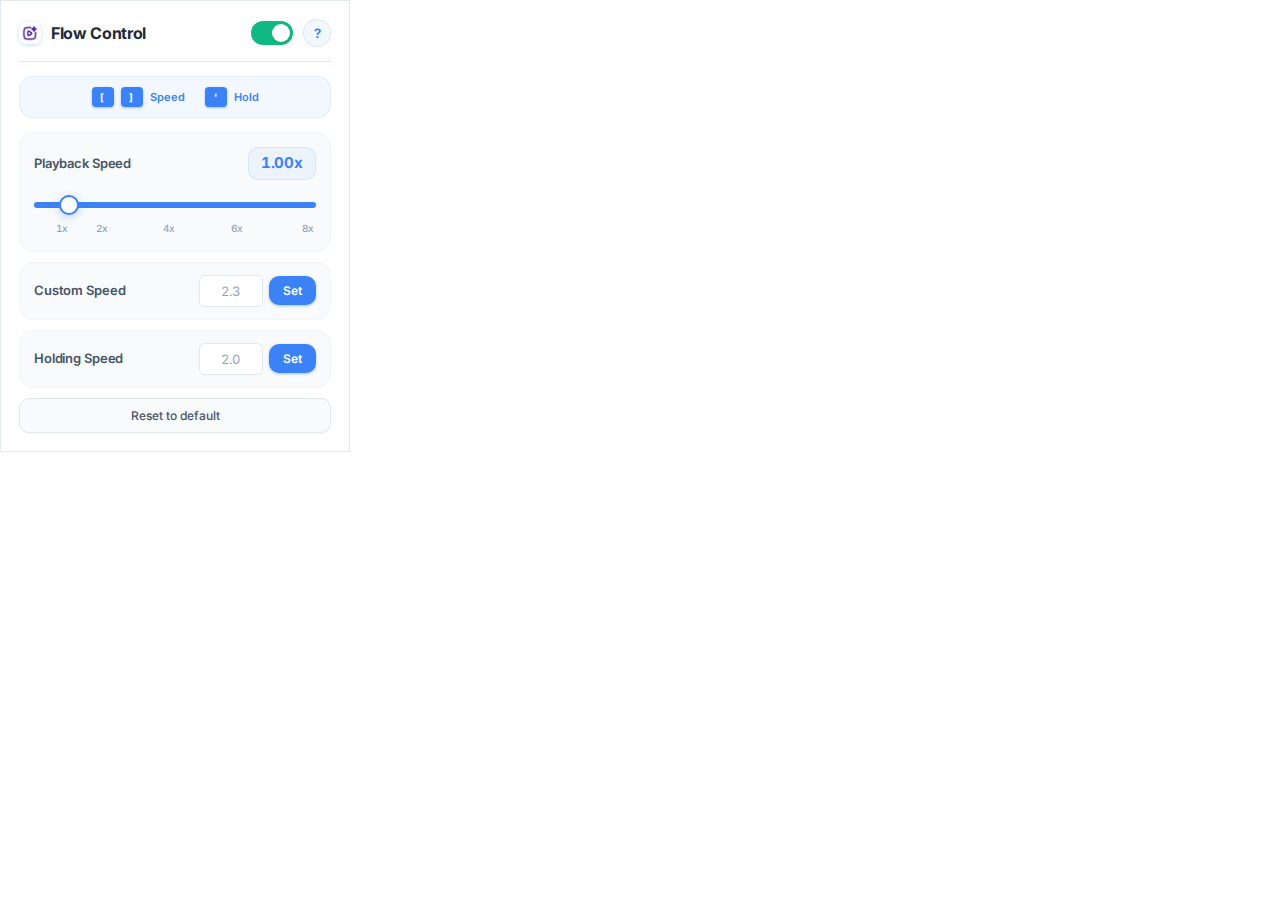
<file: extension/popup.html>
<!DOCTYPE html>
<html>

<head>
    <title>Video Speed Controller</title>
    <meta charset="UTF-8">
    <meta name="viewport" content="width=device-width, initial-scale=1.0">
    <link rel="stylesheet" href="popup.css">
</head>

<body>
    <div class="container">
        <div class="extension-header">
            <div class="logo-container">
                <img src="icons/icon48.png" alt="Speed Controller" class="logo">
                <h1>Flow Control</h1>
            </div>
            <div class="header-actions">
                <label class="toggle-switch" title="Enable/Disable for this site">
                    <input type="checkbox" id="enabled-toggle" checked>
                    <span class="toggle-slider"></span>
                </label>
                <button class="help-button" id="help-button" title="Help & Instructions">?</button>
            </div>
        </div>

        <!-- Shortcuts Bar -->
        <div class="shortcuts-bar">
            <div class="shortcut-item">
                <kbd>[</kbd> <kbd>]</kbd>
                <span>Speed</span>
            </div>
            <div class="shortcut-item">
                <kbd>'</kbd>
                <span>Hold</span>
            </div>
        </div>

        <!-- Controls Section -->
        <div id="controls-section" class="controls-section">
            <div class="slider-container">
                <div class="range-header">
                    <label for="speed-slider">Playback Speed</label>
                    <div class="slider-value">1.00x</div>
                </div>
                <input type="range" id="speed-slider" min="0.25" max="8.0" step="0.25" value="1.0">
                <div class="slider-markers">
                    <span style="left: 10%;">1x</span>
                    <span style="left: 24%;">2x</span>
                    <span style="left: 48%;">4x</span>
                    <span style="left: 72%;">6x</span>
                    <span style="left: 97%;">8x</span>
                </div>
            </div>

            <div class="custom-speed-input-container">
                <div class="speed-input-row">
                    <label for="custom-speed-input">
                        <span>Custom Speed</span>
                    </label>
                    <div class="input-group-inline">
                        <input type="number" id="custom-speed-input" min="0.1" step="0.1" placeholder="2.3">
                        <button id="set-custom-speed-button">Set</button>
                    </div>
                </div>
            </div>

            <div class="custom-speed-input-container">
                <div class="speed-input-row">
                    <label for="holding-speed-input">
                        <span>Holding Speed</span>
                    </label>
                    <div class="input-group-inline">
                        <input type="number" id="holding-speed-input" min="0.1" step="0.1" placeholder="2.0">
                        <button id="set-holding-speed-button">Set</button>
                    </div>
                </div>
            </div>

            <button id="reset-button">Reset to default</button>
        </div>

        <!-- Help Modal -->
        <div id="help-overlay" class="help-overlay">
            <div class="help-modal">
                <div class="help-header">
                    <div class="help-title">
                        <img src="icons/icon48.png" alt="" class="help-logo">
                        <div>
                            <h2>Flow Control</h2>
                            <span class="help-subtitle">Quick Guide</span>
                        </div>
                    </div>
                    <button class="close-help" id="close-help">&times;</button>
                </div>
                <div class="help-modal-content">
                    <div class="help-section">
                        <h3>Speed Control</h3>
                        <p>Set playback speed for all videos on the current site.</p>
                        <ul>
                            <li>Use the slider or type a custom value</li>
                            <li>Speed is remembered per website</li>
                            <li>Works on all HTML5 video players</li>
                        </ul>
                    </div>

                    <div class="help-section">
                        <h3>Keyboard Shortcuts</h3>
                        <div class="shortcuts-list">
                            <div class="shortcut-item-help">
                                <div class="keys"><kbd>[</kbd> <kbd>]</kbd></div>
                                <div class="shortcut-detail">
                                    <span class="desc">Decrease / Increase</span>
                                    <span class="desc-sub">Adjusts speed by 0.25×</span>
                                </div>
                            </div>
                            <div class="shortcut-item-help">
                                <div class="keys"><kbd>'</kbd></div>
                                <div class="shortcut-detail">
                                    <span class="desc">Hold for Boost</span>
                                    <span class="desc-sub">Temporary holding speed</span>
                                </div>
                            </div>
                        </div>
                    </div>

                    <div class="help-section">
                        <h3>Tips</h3>
                        <ul>
                            <li>Settings save automatically</li>
                            <li>Each website has its own speed</li>
                            <li>Use the toggle to disable per site</li>
                        </ul>
                    </div>
                </div>
            </div>
        </div>
    </div>
    <script src="popup.js"></script>
</body>

</html>
</file>
<file: styles.css>
:root {
  /* Modern color scheme - using a blue/indigo palette to match new extension UI */
  --primary-color: #3b82f6;
  --primary-dark: #2563eb;
  --primary-light: #60a5fa;
  --primary-gradient: linear-gradient(135deg, #3b82f6, #2563eb);
  --secondary-color: #f8fafc;
  --text-color: #0f172a;
  --text-light: #64748b;
  --border-color: #e2e8f0;
  --background-color: #ffffff;
  --danger-color: #ef4444;
  --success-color: #10b981;

  /* Refined neutrals */
  --neutral-light: #f1f5f9;
  --neutral-medium: #cbd5e1;
  --neutral-dark: #64748b;

  /* Enhanced shadows */
  --shadow-sm: 0 1px 3px rgba(15, 23, 42, 0.06);
  --shadow-md: 0 4px 6px rgba(15, 23, 42, 0.1);
  --shadow-lg: 0 10px 20px rgba(15, 23, 42, 0.1);
  --shadow-hover: 0 12px 24px rgba(15, 23, 42, 0.15);
  --shadow-popup: 0 14px 30px rgba(15, 23, 42, 0.15), 0 0 0 1px rgba(15, 23, 42, 0.05), 0 0 0 1px rgba(255, 255, 255, 0.05) inset;

  /* Subtle inner shadows */
  --shadow-inset-sm: inset 0 1px 2px rgba(15, 23, 42, 0.04);
  --shadow-inset-md: inset 0 2px 4px rgba(15, 23, 42, 0.06);

  /* Border radii */
  --border-radius-sm: 6px;
  --border-radius-md: 8px;
  --border-radius-lg: 12px;
  --border-radius-popup: 16px;
  --border-radius-full: 9999px;

  /* Spacing */
  --space-xs: 0.5rem;
  --space-sm: 1rem;
  --space-md: 1.5rem;
  --space-lg: 2rem;
  --space-xl: 3rem;
  --space-xxl: 5rem;

  /* Container */
  --container-width: 1200px;

  /* Transitions */
  --transition-fast: 0.15s cubic-bezier(0.4, 0, 0.2, 1);
  --transition-normal: 0.2s cubic-bezier(0.4, 0, 0.2, 1);
  --transition-slow: 0.3s cubic-bezier(0.16, 1, 0.3, 1);
}

/* Base Styles */
* {
  margin: 0;
  padding: 0;
  box-sizing: border-box;
}

html {
  scroll-behavior: smooth;
}

body {
  font-family: "Inter", -apple-system, BlinkMacSystemFont, "Segoe UI", Roboto, Helvetica, Arial, sans-serif;
  color: var(--text-color);
  line-height: 1.6;
  background-color: var(--background-color);
}

img {
  max-width: 100%;
  height: auto;
  display: block;
}

a {
  color: var(--primary-color);
  text-decoration: none;
  transition: var(--transition-fast);
}

a:hover {
  color: var(--primary-dark);
}

ul {
  list-style: none;
}

.container {
  max-width: var(--container-width);
  margin: 0 auto;
  padding: 0 var(--space-md);
}

.section-header {
  text-align: center;
  margin-bottom: var(--space-xl);
}

.section-header h2 {
  font-size: 2.5rem;
  margin-bottom: var(--space-xs);
  position: relative;
  display: inline-block;
}

.section-header h2:after {
  content: "";
  position: absolute;
  bottom: -10px;
  left: 50%;
  transform: translateX(-50%);
  width: 60px;
  height: 4px;
  background: var(--primary-gradient);
  border-radius: var(--border-radius-full);
}

.section-header p {
  color: var(--text-light);
  font-size: 1.1rem;
  max-width: 600px;
  margin: 0 auto;
}

/* Gradient Text */
.gradient-text {
  background: var(--primary-gradient);
  -webkit-background-clip: text;
  -webkit-text-fill-color: transparent;
  background-clip: text;
  color: transparent;
}

/* Button Styles - Updated to match new UI */
.button {
  display: inline-flex;
  align-items: center;
  justify-content: center;
  padding: 12px 24px;
  border-radius: var(--border-radius-md);
  font-weight: 500;
  cursor: pointer;
  transition: var(--transition-normal);
  font-size: 1rem;
  gap: 8px;
  position: relative;
  overflow: hidden;
  z-index: 1;
  transition: transform 0.3s cubic-bezier(0.175, 0.885, 0.32, 1.275), box-shadow 0.3s ease;
}

.button:after {
  content: "";
  position: absolute;
  top: 0;
  left: 0;
  width: 100%;
  height: 100%;
  background: rgba(255, 255, 255, 0.1);
  z-index: -1;
  transform: scale(0);
  transition: transform 0.5s cubic-bezier(0.175, 0.885, 0.32, 1.275);
  border-radius: 50%;
}

.button:hover:after {
  transform: scale(2.5);
}

.button:active {
  transform: scale(0.95);
}

.button-primary {
  background: var(--primary-gradient);
  color: white;
  box-shadow: 0 4px 10px rgba(59, 130, 246, 0.2);
}

.button-primary:hover {
  box-shadow: 0 6px 15px rgba(59, 130, 246, 0.35);
  transform: translateY(-2px);
  color: white;
}

.button-secondary {
  background-color: var(--secondary-color);
  color: var(--primary-dark);
}

.button-secondary:hover {
  background-color: var(--neutral-light);
  transform: translateY(-2px);
}

.button-outlined {
  border: 2px solid var(--primary-color);
  color: var(--primary-color);
  background: transparent;
}

.button-outlined:hover {
  background-color: var(--primary-color);
  color: white;
  transform: translateY(-2px);
}

/* Header Styles */
header {
  background-color: rgba(255, 255, 255, 0.95);
  box-shadow: var(--shadow-sm);
  position: sticky;
  top: 0;
  z-index: 1000;
  backdrop-filter: blur(10px);
}

header .container {
  display: flex;
  justify-content: space-between;
  align-items: center;
  padding: var(--space-sm) var(--space-md);
}

.logo {
  display: flex;
  align-items: center;
  font-size: 1.5rem;
  font-weight: 600;
  color: var(--text-color);
}

.logo img {
  height: 32px;
  margin-right: var(--space-xs);
}

.nav-links {
  display: flex;
  gap: var(--space-md);
}

.nav-links a {
  color: var(--text-color);
  font-weight: 500;
  position: relative;
  padding-bottom: 5px; /* Add padding to create space for the underline */
  display: inline-block; /* Ensure the element has dimensions */
}

.nav-links a:hover {
  color: var(--primary-color);
}

.nav-links a:after {
  content: "";
  position: absolute;
  bottom: 0;
  left: 0;
  width: 0;
  height: 2px;
  background: var(--primary-gradient);
  transition: width 0.3s ease; /* Explicitly transition only the width property */
  opacity: 0; /* Start invisible */
}

.nav-links a:hover:after {
  width: 100%;
  opacity: 1; /* Fade in on hover */
}

/* Hero Section */
.hero {
  padding: var(--space-xxl) 0;
  background-color: var(--background-color);
  background-image: radial-gradient(circle at top right, var(--secondary-color), transparent 70%);
  overflow: hidden;
  position: relative;
  z-index: 0; /* Add explicit z-index */
}

.hero:before {
  content: "";
  position: absolute;
  top: 0;
  left: 0;
  right: 0;
  bottom: 0;
  background: radial-gradient(circle at 20% 80%, rgba(67, 97, 238, 0.1) 0%, transparent 50%), radial-gradient(circle at 80% 20%, rgba(58, 12, 163, 0.1) 0%, transparent 50%);
  z-index: 1; /* Increase z-index */
}

.floating-shapes {
  position: absolute;
  width: 100%;
  height: 100%;
  z-index: 2; /* Increase z-index to appear above the background gradient */
  overflow: hidden;
  top: 0;
  left: 0;
}

.shape {
  position: absolute;
  border-radius: 50%;
  background: var(--primary-gradient);
  opacity: 0.25; /* Increase opacity from 0.1 to 0.25 */
  filter: blur(15px);
  animation: float-around 15s linear infinite;
  box-shadow: 0 0 30px rgba(67, 97, 238, 0.3); /* Add glow effect */
}

.shape1 {
  width: 180px;
  height: 180px;
  top: 10%;
  left: 10%;
  animation-duration: 25s;
}

.shape2 {
  width: 100px;
  height: 100px;
  top: 60%;
  right: 10%;
  animation-duration: 20s;
  animation-delay: 2s;
}

.shape3 {
  width: 80px;
  height: 80px;
  top: 30%;
  right: 30%;
  animation-duration: 30s;
  animation-delay: 1s;
}

@keyframes float-around {
  0% {
    transform: translate(0, 0) rotate(0deg);
  }
  25% {
    transform: translate(100px, 50px) rotate(90deg);
  }
  50% {
    transform: translate(50px, 100px) rotate(180deg);
  }
  75% {
    transform: translate(-50px, 50px) rotate(270deg);
  }
  100% {
    transform: translate(0, 0) rotate(360deg);
  }
}

.hero .container {
  display: flex;
  align-items: center;
  gap: var(--space-xl);
  position: relative;
  z-index: 10; /* Ensure content is above the shapes */
}

.hero-content {
  flex: 1;
}

.hero-content h1 {
  font-size: 3.5rem;
  line-height: 1.2;
  margin-bottom: var(--space-md);
}

.hero-content p {
  font-size: 1.2rem;
  color: var(--text-light);
  margin-bottom: var(--space-lg);
  max-width: 500px;
}

.hero-buttons {
  display: flex;
  gap: var(--space-md);
}

.hero-image {
  flex: 1;
  position: relative;
}

.hero-image img {
  border-radius: var(--border-radius-lg);
  box-shadow: var(--shadow-lg);
  transform: perspective(1000px) rotateY(-10deg);
  transition: var(--transition-slow);
  max-height: 600px;
}

.hero-image:hover img {
  transform: perspective(1000px) rotateY(-5deg);
}

.feature-badge {
  position: absolute;
  top: -20px;
  right: -20px;
  background: var(--primary-gradient);
  color: white;
  padding: 10px 20px;
  border-radius: var(--border-radius-full);
  font-weight: 500;
  box-shadow: var(--shadow-md);
  display: flex;
  align-items: center;
  gap: 8px;
  animation: float 3s ease-in-out infinite;
}

@keyframes float {
  0% {
    transform: translateY(0px);
  }
  50% {
    transform: translateY(-10px);
  }
  100% {
    transform: translateY(0px);
  }
}

/* Features Section */
.features {
  padding: var(--space-xxl) 0;
  background-color: var(--neutral-light);
}

.feature-grid {
  display: grid;
  grid-template-columns: repeat(auto-fill, minmax(300px, 1fr));
  gap: var(--space-md);
}

.feature-card {
  background-color: white;
  padding: 2rem;
  border-radius: var(--border-radius-lg);
  box-shadow: var(--shadow-md);
  transition: var(--transition-normal);
  border: 1px solid var(--border-color);
  position: relative;
  z-index: 1;
  overflow: hidden;
}

.feature-card:hover {
  transform: translateY(-5px);
  box-shadow: var(--shadow-lg);
  border-color: var(--primary-light);
}

.feature-card::after {
  content: "";
  position: absolute;
  bottom: 0;
  left: 0;
  right: 0;
  height: 4px;
  background: var(--primary-gradient);
  transform: scaleX(0);
  transform-origin: left;
  transition: transform var(--transition-normal);
  z-index: 0;
}

.feature-card:hover::after {
  transform: scaleX(1);
}

.feature-icon {
  font-size: 2rem;
  margin-bottom: 1.2rem;
  color: var(--primary-color);
  display: inline-flex;
  align-items: center;
  justify-content: center;
  background: var(--neutral-light);
  height: 64px;
  width: 64px;
  border-radius: var(--border-radius-lg);
  position: relative;
  overflow: hidden;
}

.feature-icon::before {
  content: "";
  position: absolute;
  top: 0;
  left: 0;
  width: 100%;
  height: 100%;
  background: linear-gradient(135deg, rgba(59, 130, 246, 0.1), rgba(37, 99, 235, 0.1));
  z-index: -1;
}

.feature-card h3 {
  margin-bottom: var(--space-sm);
  font-size: 1.3rem;
}

.feature-card p {
  color: var(--text-light);
  margin-top: auto;
}

/* Demo Section */
.demo {
  padding: var(--space-xxl) 0;
  background-color: var(--background-color);
}

.demo-showcase {
  background: white;
  border-radius: var(--border-radius-lg);
  box-shadow: var(--shadow-lg);
  overflow: hidden;
  border: 1px solid var(--border-color);
}

.tab-container {
  display: flex;
  gap: 2px;
  background: var(--neutral-light);
  padding: 4px;
  border-radius: var(--border-radius-lg);
  margin-bottom: 1.5rem;
  box-shadow: var(--shadow-inset-sm);
  position: relative;
}

.tab {
  flex: 1;
  padding: 12px 16px;
  border: none;
  background: transparent;
  font-size: 0.9rem;
  font-weight: 600;
  color: var(--text-light);
  transition: all var(--transition-normal);
  border-radius: var(--border-radius-md);
  cursor: pointer;
  display: flex;
  align-items: center;
  justify-content: center;
  gap: 8px;
}

.tab i {
  font-size: 1.1rem;
}

.tab:hover {
  color: var(--primary-color);
  background-color: rgba(59, 130, 246, 0.08);
}

.tab.active {
  color: var(--primary-color);
  background-color: white;
  box-shadow: var(--shadow-sm);
}

.tab-content {
  display: none;
  padding: var(--space-lg);
  animation: fadeIn 0.5s ease;
}

.tab-content.active {
  display: flex;
  flex-wrap: wrap;
  align-items: center;
  gap: var(--space-lg);
}

@keyframes fadeIn {
  from {
    opacity: 0;
    transform: translateY(10px);
  }
  to {
    opacity: 1;
    transform: translateY(0);
  }
}

.tab-screenshot {
  flex: 1;
  min-width: 300px;
}

.tab-screenshot img {
  border-radius: var(--border-radius-md);
  box-shadow: var(--shadow-md);
  border: 1px solid var(--border-color);
}

.screenshot-caption {
  margin-top: var(--space-sm);
}

.screenshot-caption h3 {
  margin-bottom: var(--space-xs);
}

.screenshot-caption p {
  color: var(--text-light);
}

.feature-list {
  flex: 1;
  min-width: 300px;
}

.feature-list ul {
  display: grid;
  gap: var(--space-sm);
}

.feature-list li {
  display: flex;
  align-items: center;
  gap: var(--space-sm);
}

.feature-list i {
  color: var(--primary-color);
  margin-right: 0.5rem;
}

/* Use Case Section */
.use-case {
  padding: var(--space-xxl) 0;
  background-color: var(--neutral-light);
}

.use-case-cards {
  display: grid;
  grid-template-columns: repeat(auto-fill, minmax(300px, 1fr));
  gap: var(--space-lg);
}

.use-case-card {
  background: white;
  border-radius: var(--border-radius-lg);
  overflow: hidden;
  box-shadow: var(--shadow-md);
  transition: var(--transition-normal);
  height: 100%;
}

.use-case-card:hover {
  transform: translateY(-5px);
  box-shadow: var(--shadow-hover);
}

.use-case-card img {
  width: 100%;
  height: 200px;
  object-fit: cover;
}

.use-case-card h3 {
  padding: var(--space-md) var(--space-md) var(--space-xs);
}

.use-case-card p {
  padding: 0 var(--space-md) var(--space-md);
  color: var(--text-light);
}

/* Installation Section */
.installation {
  padding: var(--space-xxl) 0;
  background-color: var(--background-color);
}

/* NEW: Browser Selector Styles */
.browser-selector {
  max-width: 800px;
  margin: 0 auto var(--space-lg);
  padding: var(--space-md);
  background-color: var(--neutral-light);
  border-radius: var(--border-radius-md);
  text-align: center;
}

.browser-selector p {
  margin-bottom: var(--space-sm);
  font-weight: 500;
  color: var(--text-color);
}

.browser-selector .browser-select-btn {
  background-color: white;
  color: var(--text-light);
  border: 1px solid var(--border-color);
  padding: 8px 16px;
  margin: 4px;
  border-radius: var(--border-radius-sm);
  cursor: pointer;
  transition: var(--transition-fast);
  font-size: 0.9rem;
  display: inline-flex;
  align-items: center;
  gap: 8px;
  padding: 10px 16px;
  border-radius: var(--border-radius-md);
  transition: all 0.3s cubic-bezier(0.175, 0.885, 0.32, 1.275);
}

.browser-selector .browser-select-btn:hover {
  background-color: var(--secondary-color);
  border-color: var(--neutral-medium);
  color: var(--primary-dark);
  transform: translateY(-2px);
}

.browser-selector .browser-select-btn.active {
  background: var(--primary-gradient);
  color: white;
  border-color: var(--primary-color);
  transform: translateY(-3px);
  box-shadow: 0 4px 12px rgba(67, 97, 238, 0.25);
}
/* END NEW */

.steps {
  max-width: 800px;
  margin: 0 auto;
  position: relative;
}

.steps:before {
  content: "";
  position: absolute;
  top: 20px;
  left: 20px;
  bottom: 20px;
  width: 2px;
  background: linear-gradient(to bottom, var(--primary-color) 0%, var(--primary-dark) 100%);
  z-index: 0;
}

.step {
  display: flex;
  margin-bottom: var(--space-lg);
  align-items: flex-start;
  position: relative;
  z-index: 1;
}

.step:last-child {
  margin-bottom: 0;
}

.step:hover .step-number {
  transform: scale(1.2) rotate(10deg);
}

.step-number {
  width: 40px;
  height: 40px;
  border-radius: 50%;
  background: var(--primary-gradient);
  color: white;
  font-weight: 600;
  display: flex;
  align-items: center;
  justify-content: center;
  margin-right: var(--space-md);
  flex-shrink: 0;
  transition: transform 0.3s cubic-bezier(0.68, -0.6, 0.32, 1.6);
}

.step-content h3 {
  margin-bottom: var(--space-xs);
}

.step-content p {
  color: var(--text-light);
}

.step-content code {
  background: var(--neutral-light);
  padding: 2px 6px;
  border-radius: var(--border-radius-sm);
  font-family: monospace;
}

/* FAQ Section */
.faq {
  padding: var(--space-xxl) 0;
  background-color: var(--neutral-light);
}

.faq-items {
  max-width: 800px;
  margin: 0 auto;
}

.faq-item {
  background: white;
  border-radius: var(--border-radius-md);
  margin-bottom: var(--space-md);
  box-shadow: var(--shadow-sm);
  overflow: hidden;
  transition: transform 0.3s ease, box-shadow 0.3s ease;
}

.faq-item:hover {
  transform: translateX(5px);
  box-shadow: var(--shadow-md);
}

.faq-item.active {
  box-shadow: var(--shadow-md);
  border-left: 3px solid var(--primary-color);
}

.faq-question {
  padding: var(--space-md);
  cursor: pointer;
  display: flex;
  justify-content: space-between;
  align-items: center;
  transition: var(--transition-fast);
}

.faq-question:hover {
  background-color: var(--secondary-color);
}

.faq-question h3 {
  font-size: 1.1rem;
  font-weight: 500;
}

.faq-question i {
  color: var(--primary-color);
  transition: transform 0.5s cubic-bezier(0.68, -0.6, 0.32, 1.6);
}

.faq-answer {
  padding: 0 var(--space-md);
  max-height: 0;
  overflow: hidden;
  transition: all 0.5s cubic-bezier(0.68, -0.6, 0.32, 1.6);
}

.faq-item.active .faq-answer {
  padding: 0 var(--space-md) var(--space-md);
  max-height: 500px;
}

.faq-item.active .faq-question {
  background-color: var(--secondary-color);
}

.faq-item.active .faq-question i {
  transform: rotate(180deg) scale(1.2);
  color: var(--primary-dark);
}

/* CTA Section */
.cta {
  padding: var(--space-xxl) 0;
  background: var(--primary-gradient);
  color: white;
  text-align: center;
  background-attachment: fixed;
  position: relative;
  overflow: hidden;
}

.cta:before {
  content: "";
  position: absolute;
  top: 0;
  left: 0;
  right: 0;
  bottom: 0;
  background: url('data:image/svg+xml,<svg xmlns="http://www.w3.org/2000/svg" width="100" height="100" viewBox="0 0 100 100"><circle cx="50" cy="50" r="1" fill="rgba(255,255,255,0.1)"/></svg>');
  z-index: 0;
  animation: pulse 4s infinite;
}

.cta .container {
  position: relative;
  z-index: 1;
}

@keyframes pulse {
  0%,
  100% {
    opacity: 0.3;
  }
  50% {
    opacity: 0.7;
  }
}

.cta h2 {
  font-size: 2.5rem;
  margin-bottom: var(--space-sm);
}

.cta p {
  margin-bottom: var(--space-lg);
  max-width: 600px;
  margin-left: auto;
  margin-right: auto;
}

.cta .button-primary {
  background: white;
  color: var(--primary-dark);
  box-shadow: 0 4px 15px rgba(255, 255, 255, 0.3);
}

.cta .button-primary:hover {
  background: var(--neutral-light);
  box-shadow: 0 6px 20px rgba(255, 255, 255, 0.5);
}

/* Footer */
footer {
  background-color: var(--text-color);
  color: white;
  padding: var(--space-xl) 0 0;
}

.footer-content {
  margin-bottom: var(--space-lg);
}

.footer-logo {
  display: flex;
  align-items: center;
  margin-bottom: var(--space-sm);
}

.footer-logo img {
  height: 32px;
  margin-right: var(--space-xs);
}

.footer-links {
  display: flex;
  flex-wrap: wrap;
  gap: var(--space-xl);
  margin-bottom: var(--space-lg);
}

.link-group h4 {
  color: white;
  margin-bottom: var(--space-sm);
}

.link-group ul {
  display: flex;
  flex-direction: column;
  gap: var(--space-xs);
}

.link-group a {
  color: rgba(255, 255, 255, 0.7);
}

.link-group a:hover {
  color: white;
}

.footer-bottom {
  border-top: 1px solid rgba(255, 255, 255, 0.1);
  padding: var(--space-md) 0;
}

.footer-bottom p {
  color: rgba(255, 255, 255, 0.5);
  font-size: 0.9rem;
}

/* Responsive Styles */
@media (max-width: 768px) {
  .hero .container {
    flex-direction: column;
  }

  .hero-content h1 {
    font-size: 2.5rem;
  }

  .nav-links {
    display: none;
  }

  .tab-content.active {
    flex-direction: column;
  }

  .section-header h2 {
    font-size: 2rem;
  }

  .step {
    flex-direction: column;
    align-items: flex-start;
  }

  .step-number {
    margin-bottom: var(--space-sm);
  }
}

@media (max-width: 480px) {
  header .container {
    flex-wrap: wrap;
    justify-content: center;
    gap: var(--space-sm);
  }

  .hero-buttons {
    flex-direction: column;
  }

  .feature-grid {
    grid-template-columns: 1fr;
  }

  .use-case-cards {
    grid-template-columns: 1fr;
  }
}

/* Mobile Menu Styles */
.mobile-menu-toggle {
  display: none;
  background: none;
  border: none;
  font-size: 1.5rem;
  color: var(--text-color);
  cursor: pointer;
  transition: var(--transition-fast);
  z-index: 1010;
}

.mobile-menu-toggle.active {
  color: var(--primary-color);
}

.mobile-menu-toggle:hover {
  color: var(--primary-color);
}

.mobile-menu {
  display: none; /* Start hidden - keep this only */
  position: fixed;
  top: 0;
  left: 0;
  right: 0;
  bottom: 0;
  height: 100vh; /* Use viewport height instead of fit-content */
  background-color: rgba(255, 255, 255, 0.98);
  z-index: 1000;
  padding: 60px 20px 40px;
  opacity: 0;
  transition: opacity 0.3s ease-in-out;
  overflow-y: auto;
  /* Removed conflicting display:flex declaration */
}

.mobile-menu.active {
  display: flex; /* Only show as flex when active */
  flex-direction: column;
  justify-content: center;
  opacity: 1;
  transform: none;
}

.mobile-menu ul {
  display: flex;
  flex-direction: column;
  gap: var(--space-md); /* Reduced from --space-xl to --space-md */
  text-align: center;
}

.mobile-menu a {
  font-size: 1.25rem; /* Reduced from 1.5rem */
  font-weight: 500;
  color: var(--text-color);
  display: block;
  padding: var(--space-xs) var(--space-sm); /* Adjusted padding */
  transition: var(--transition-normal);
}

.mobile-menu a:hover {
  color: var(--primary-color);
  transform: translateY(-3px);
}

.desktop-only {
  display: inline-flex;
}

body.menu-open {
  overflow: hidden;
}

/* Enhance Browser Selector for Responsiveness */
.browser-selector-container {
  padding: 0 var(--space-sm);
  margin-bottom: var(--space-lg);
}

.browser-buttons-container {
  display: flex;
  flex-wrap: wrap;
  justify-content: center;
  gap: 10px;
  margin-top: var(--space-sm);
}

.browser-buttons-container.mobile-view .browser-select-btn {
  flex: 1 1 calc(50% - 10px);
  min-width: 120px;
}

/* Enhanced Responsive Styles */
@media (max-width: 1024px) {
  .hero-content h1 {
    font-size: 3rem;
  }

  .section-header h2 {
    font-size: 2.2rem;
  }
}

@media (max-width: 768px) {
  .mobile-menu-toggle {
    display: block;
  }

  .nav-links,
  .desktop-only {
    display: none;
  }

  .hero .container {
    flex-direction: column;
    gap: var(--space-lg);
  }

  .hero-content h1 {
    font-size: 2.5rem;
  }

  .hero-content p {
    font-size: 1.1rem;
  }

  .hero-buttons {
    flex-wrap: wrap;
    gap: var(--space-sm);
  }

  .feature-grid {
    grid-template-columns: repeat(auto-fill, minmax(250px, 1fr));
  }

  .tab-content.active {
    flex-direction: column;
  }

  .step {
    flex-direction: column;
    align-items: flex-start;
  }

  .step-number {
    margin-bottom: var(--space-sm);
  }

  .footer-links {
    gap: var(--space-lg);
  }

  .section-header h2 {
    font-size: 2rem;
  }

  .section-header p {
    font-size: 1rem;
  }

  .steps:before {
    left: 15px;
  }

  /* Improve installation steps for mobile */
  .steps:before {
    left: 15px;
  }

  .step-number {
    width: 30px;
    height: 30px;
    font-size: 0.9rem;
    margin-right: var(--space-sm);
  }

  .step-content {
    padding-left: var(--space-xs);
  }
}

@media (max-width: 600px) {
  header .container {
    padding: var(--space-xs) var(--space-sm);
  }

  .hero {
    padding: var(--space-xl) 0;
  }

  .hero-content h1 {
    font-size: 2rem;
    line-height: 1.3;
  }

  .hero-image img {
    transform: none !important;
  }

  .browser-select-btn {
    font-size: 0.8rem;
    padding: 8px 12px;
  }

  .section-header h2 {
    font-size: 1.8rem;
  }

  .section-header p {
    font-size: 0.9rem;
  }

  .cta h2 {
    font-size: 1.8rem;
  }

  .cta p {
    font-size: 1rem;
  }

  .feature-badge {
    position: static;
    margin: var(--space-md) auto 0;
    max-width: 200px;
  }

  .container {
    padding: 0 var(--space-sm);
  }

  /* Further improve installation steps for smaller screens */
  .steps:before {
    left: 12px;
  }

  .step {
    padding-left: 30px; /* Add padding to prevent text overlap with line */
    position: relative;
  }

  .step-number {
    position: absolute;
    left: -5px;
    top: 0;
    margin-right: 0;
  }

  .step-content {
    padding-left: var(--space-sm);
    width: 100%;
  }

  .step-content h3 {
    font-size: 1.1rem;
  }
}

@media (max-width: 480px) {
  .logo span {
    font-size: 1.2rem;
  }

  .logo img {
    height: 24px;
  }

  .feature-grid {
    grid-template-columns: 1fr;
  }

  .hero-buttons .button {
    width: 100%;
  }

  .section-header h2:after {
    width: 40px;
  }

  .tab-container {
    flex-wrap: wrap;
  }

  .tab {
    flex: 1 1 auto;
    padding: var(--space-sm);
    font-size: 0.9rem;
  }

  .hero-content h1 {
    font-size: 1.8rem;
  }

  .section-header h2 {
    font-size: 1.6rem;
  }

  .faq-question h3 {
    font-size: 1rem;
  }

  /* For very small screens, adjust installation steps further */
  .steps:before {
    left: 10px;
  }

  .step {
    padding-left: 25px;
  }

  .step-number {
    width: 25px;
    height: 25px;
    font-size: 0.8rem;
    left: -2px;
  }

  .step-content code {
    font-size: 0.8rem;
    word-break: break-all; /* Prevent code from overflowing on small screens */
  }

  .mobile-menu {
    padding-top: 50px; /* Further reduced top padding for very small screens */
  }

  .mobile-menu ul {
    gap: var(--space-sm); /* Even smaller gap for very small screens */
  }

  .mobile-menu a {
    font-size: 1.1rem; /* Smaller font for very small screens */
    padding: var(--space-xs);
  }
}

/* Updated off-message styling */
.off-message {
  display: flex;
  flex-direction: column;
  align-items: center;
  justify-content: center;
  padding: 3rem 2rem;
  text-align: center;
  background-color: var(--neutral-light);
  border-radius: var(--border-radius-lg);
  margin: 1rem 0;
}

.status-icon {
  font-size: 4rem;
  color: var(--neutral-dark);
  margin-bottom: 1.5rem;
}

.off-message p {
  color: var(--text-light);
  margin-bottom: 0.5rem;
  max-width: 80%;
}

.off-message p:first-of-type {
  font-weight: 600;
  font-size: 1.1rem;
  color: var(--text-color);
}
</file>
<file: extension/popup.css>
/* Flow Control - Popup Styles */
@import url('https://fonts.googleapis.com/css2?family=Inter:wght@400;500;600;700&display=swap');

*,
*::before,
*::after {
  box-sizing: border-box;
  margin: 0;
  padding: 0;
}

:root {
  --primary-color: #3b82f6;
  --primary-dark: #2563eb;
  --primary-light: #60a5fa;
  --primary-lighter: #93c5fd;
  --primary-surface: rgba(59, 130, 246, 0.06);
  --primary-surface-hover: rgba(59, 130, 246, 0.12);

  --secondary-color: #f8fafc;
  --text-color: #1e293b;
  --text-secondary: #475569;
  --text-light: #94a3b8;
  --border-color: #e2e8f0;
  --border-light: #f1f5f9;
  --background-color: #ffffff;
  --background-alt: #fafbfc;

  --danger-color: #ef4444;
  --danger-light: #fef2f2;
  --success-color: #10b981;
  --success-light: #d1fae5;
  --warning-color: #f59e0b;

  --neutral-50: #f8fafc;
  --neutral-100: #f1f5f9;
  --neutral-200: #e2e8f0;
  --neutral-300: #cbd5e1;
  --neutral-400: #94a3b8;

  --shadow-xs: 0 1px 2px rgba(15, 23, 42, 0.04);
  --shadow-sm: 0 1px 3px rgba(15, 23, 42, 0.06), 0 1px 2px rgba(15, 23, 42, 0.04);
  --shadow-md: 0 4px 6px -1px rgba(15, 23, 42, 0.08), 0 2px 4px -2px rgba(15, 23, 42, 0.06);
  --shadow-lg: 0 10px 15px -3px rgba(15, 23, 42, 0.08), 0 4px 6px -4px rgba(15, 23, 42, 0.04);
  --shadow-xl: 0 20px 25px -5px rgba(15, 23, 42, 0.1), 0 8px 10px -6px rgba(15, 23, 42, 0.06);
  --shadow-glow: 0 0 20px rgba(59, 130, 246, 0.15);
  --shadow-inset: inset 0 1px 2px rgba(15, 23, 42, 0.06);
  --shadow-button: 0 1px 3px rgba(59, 130, 246, 0.3), 0 1px 2px rgba(59, 130, 246, 0.2);
  --shadow-button-hover: 0 4px 12px rgba(59, 130, 246, 0.35), 0 2px 4px rgba(59, 130, 246, 0.2);

  --border-radius-xs: 4px;
  --border-radius-sm: 6px;
  --border-radius-md: 10px;
  --border-radius-lg: 14px;
  --border-radius-xl: 18px;
  --border-radius-full: 9999px;

  --transition-fast: 0.15s cubic-bezier(0.4, 0, 0.2, 1);
  --transition-normal: 0.25s cubic-bezier(0.4, 0, 0.2, 1);
  --transition-bounce: 0.4s cubic-bezier(0.34, 1.56, 0.64, 1);
}

html, body {
  background-color: transparent !important;
  overflow: hidden;
  width: 350px;
  margin: 0;
  padding: 0;
  font-family: "Inter", -apple-system, BlinkMacSystemFont, "Segoe UI", Roboto, sans-serif;
  color: var(--text-color);
  font-size: 14px;
  line-height: 1.5;
  -webkit-font-smoothing: antialiased;
  -moz-osx-font-smoothing: grayscale;
}

.container {
  display: flex;
  flex-direction: column;
  gap: 14px;
  width: 350px;
  padding: 18px;
  background-color: var(--background-color);
  border: 1px solid var(--border-color);
}

/* ═══════════════════════════════════════════
   Header
   ═══════════════════════════════════════════ */
.extension-header {
  display: flex;
  align-items: center;
  justify-content: space-between;
  padding-bottom: 14px;
  border-bottom: 1px solid var(--border-color);
  position: relative;
}

.logo-container {
  display: flex;
  align-items: center;
  gap: 10px;
}

.logo {
  width: 22px;
  height: 22px;
  filter: drop-shadow(0 1px 2px rgba(59, 130, 246, 0.3));
}

.logo-container h1 {
  font-size: 16px;
  font-weight: 700;
  margin: 0;
  color: var(--text-color);
  letter-spacing: -0.02em;
}

.header-actions {
  display: flex;
  align-items: center;
  gap: 10px;
}

/* ═══════════════════════════════════════════
   Toggle Switch
   ═══════════════════════════════════════════ */
.toggle-switch {
  position: relative;
  display: inline-block;
  width: 42px;
  height: 24px;
}

.toggle-switch input {
  opacity: 0;
  width: 0;
  height: 0;
}

.toggle-slider {
  position: absolute;
  cursor: pointer;
  top: 0;
  left: 0;
  right: 0;
  bottom: 0;
  background-color: var(--neutral-300);
  transition: var(--transition-normal);
  border-radius: var(--border-radius-full);
}

.toggle-slider::before {
  position: absolute;
  content: "";
  height: 18px;
  width: 18px;
  left: 3px;
  bottom: 3px;
  background-color: white;
  transition: var(--transition-normal);
  border-radius: 50%;
  box-shadow: var(--shadow-sm);
}

.toggle-switch input:checked + .toggle-slider {
  background-color: var(--success-color);
}

.toggle-switch input:checked + .toggle-slider::before {
  transform: translateX(18px);
}

.help-button {
  background: var(--primary-surface);
  border: 1px solid rgba(59, 130, 246, 0.15);
  border-radius: 50%;
  width: 28px;
  height: 28px;
  display: flex;
  align-items: center;
  justify-content: center;
  color: var(--primary-color);
  cursor: pointer;
  transition: var(--transition-normal);
  padding: 0;
  box-shadow: none;
  font-size: 13px;
  font-weight: 700;
  line-height: 1;
}

.help-button:hover {
  background: var(--primary-color);
  color: white;
}

/* ═══════════════════════════════════════════
   Shortcuts Bar
   ═══════════════════════════════════════════ */
.shortcuts-bar {
  display: flex;
  justify-content: center;
  gap: 20px;
  background: var(--primary-surface);
  border: 1px solid rgba(59, 130, 246, 0.1);
  border-radius: var(--border-radius-lg);
  padding: 10px 16px;
}

.shortcut-item {
  display: flex;
  align-items: center;
  gap: 7px;
  font-size: 11px;
  color: var(--text-secondary);
  font-weight: 500;
}

.shortcut-item kbd {
  background: var(--primary-color);
  color: white;
  border: none;
  padding: 3px 7px;
  border-radius: var(--border-radius-xs);
  font-size: 10px;
  font-weight: 700;
  min-width: 22px;
  text-align: center;
  box-shadow: var(--shadow-button);
  letter-spacing: 0.02em;
}

.shortcut-item span {
  color: var(--primary-color);
  font-weight: 600;
  font-size: 11px;
}

/* ═══════════════════════════════════════════
   Controls Section
   ═══════════════════════════════════════════ */
.controls-section {
  display: flex;
  flex-direction: column;
  gap: 10px;
  transition: var(--transition-normal);
}

.controls-section.disabled {
  opacity: 0.4;
  pointer-events: none;
  filter: grayscale(0.3);
}

/* ═══════════════════════════════════════════
   Slider Container
   ═══════════════════════════════════════════ */
.slider-container {
  background: var(--neutral-50);
  padding: 14px;
  border-radius: var(--border-radius-lg);
  border: 1px solid var(--border-light);
  transition: var(--transition-normal);
}

.slider-container:hover {
  background: var(--primary-surface);
  border-color: rgba(59, 130, 246, 0.12);
}

.range-header {
  display: flex;
  justify-content: space-between;
  align-items: center;
  margin-bottom: 12px;
}

.range-header label {
  font-weight: 600;
  font-size: 13px;
  color: var(--text-secondary);
  display: flex;
  align-items: center;
  gap: 6px;
  letter-spacing: -0.01em;
}

.slider-value {
  font-weight: 700;
  font-size: 15px;
  color: var(--primary-color);
  background: var(--primary-surface);
  border: 1px solid rgba(59, 130, 246, 0.12);
  padding: 4px 12px;
  border-radius: var(--border-radius-md);
  min-width: 56px;
  text-align: center;
  font-variant-numeric: tabular-nums;
  letter-spacing: -0.01em;
  transition: var(--transition-fast);
}

input[type="range"] {
  -webkit-appearance: none;
  appearance: none;
  width: 100%;
  height: 6px;
  background: var(--neutral-200);
  border-radius: var(--border-radius-full);
  outline: none;
  cursor: pointer;
  position: relative;
}

input[type="range"]::-webkit-slider-runnable-track {
  height: 6px;
  border-radius: var(--border-radius-full);
  background: var(--primary-color);
}

input[type="range"]::-webkit-slider-thumb {
  -webkit-appearance: none;
  width: 20px;
  height: 20px;
  margin-top: -7px;
  background: white;
  border-radius: 50%;
  border: 2.5px solid var(--primary-color);
  cursor: pointer;
  box-shadow: 0 2px 8px rgba(59, 130, 246, 0.35);
  transition: var(--transition-normal);
  position: relative;
}

input[type="range"]::-webkit-slider-thumb:hover {
  transform: scale(1.15);
  box-shadow: 0 3px 12px rgba(59, 130, 246, 0.45);
  border-color: var(--primary-dark);
}

input[type="range"]:focus-visible::-webkit-slider-thumb {
  outline: 2px solid var(--primary-light);
  outline-offset: 2px;
}

.slider-markers {
  position: relative;
  height: 16px;
  margin-top: 8px;
}

.slider-markers span {
  position: absolute;
  top: 0;
  font-size: 10px;
  color: var(--text-light);
  transform: translateX(-50%);
  white-space: nowrap;
  font-weight: 500;
  font-variant-numeric: tabular-nums;
}

/* ═══════════════════════════════════════════
   Custom Speed Input
   ═══════════════════════════════════════════ */
.custom-speed-input-container {
  background: var(--neutral-50);
  border-radius: var(--border-radius-lg);
  padding: 12px 14px;
  border: 1px solid var(--border-light);
  transition: var(--transition-normal);
}

.custom-speed-input-container:hover {
  background: var(--primary-surface);
  border-color: rgba(59, 130, 246, 0.12);
}

.speed-input-row {
  display: flex;
  align-items: center;
  justify-content: space-between;
  gap: 12px;
}

.custom-speed-input-container label {
  display: flex;
  align-items: center;
  gap: 6px;
  font-weight: 600;
  font-size: 13px;
  color: var(--text-secondary);
  margin: 0;
  letter-spacing: -0.01em;
}

.input-group-inline {
  display: flex;
  gap: 6px;
  align-items: center;
}

.input-group-inline input[type="number"] {
  width: 64px;
  padding: 7px 8px;
  border: 1.5px solid var(--border-color);
  border-radius: var(--border-radius-sm);
  font-size: 13px;
  font-weight: 500;
  font-family: inherit;
  background: white;
  text-align: center;
  color: var(--text-color);
  transition: var(--transition-fast);
  font-variant-numeric: tabular-nums;
}

.input-group-inline input[type="number"]:hover {
  border-color: var(--neutral-300);
}

.input-group-inline input[type="number"]:focus {
  outline: none;
  border-color: var(--primary-color);
  box-shadow: 0 0 0 3px rgba(59, 130, 246, 0.1);
}

.input-group-inline input[type="number"]::placeholder {
  color: var(--text-light);
  font-weight: 400;
}

/* Remove number input spinners for cleaner look */
.input-group-inline input[type="number"]::-webkit-inner-spin-button,
.input-group-inline input[type="number"]::-webkit-outer-spin-button {
  -webkit-appearance: none;
  margin: 0;
}

.input-group-inline button {
  padding: 7px 14px;
  font-size: 12px;
  font-weight: 600;
  letter-spacing: 0.01em;
}

/* ═══════════════════════════════════════════
   Buttons
   ═══════════════════════════════════════════ */
button {
  background: var(--primary-color);
  border: none;
  color: white;
  padding: 9px 16px;
  border-radius: var(--border-radius-md);
  font-weight: 600;
  font-family: inherit;
  cursor: pointer;
  transition: var(--transition-normal);
  font-size: 12px;
  box-shadow: var(--shadow-button);
}

button:hover {
  background: var(--primary-dark);
  box-shadow: var(--shadow-button-hover);
}

button:active {
  box-shadow: var(--shadow-xs);
}

#reset-button {
  background: var(--neutral-50);
  color: var(--text-secondary);
  border: 1.5px solid var(--border-color);
  box-shadow: var(--shadow-xs);
  font-weight: 500;
}

#reset-button:hover {
  background: var(--danger-light);
  color: var(--danger-color);
  border-color: rgba(239, 68, 68, 0.25);
  box-shadow: 0 2px 8px rgba(239, 68, 68, 0.1);
}

/* ═══════════════════════════════════════════
   Help Modal
   ═══════════════════════════════════════════ */
.help-overlay {
  position: fixed;
  top: 0;
  left: 0;
  width: 100%;
  height: 100%;
  background: rgba(15, 23, 42, 0.5);
  backdrop-filter: blur(4px);
  -webkit-backdrop-filter: blur(4px);
  z-index: 1000;
  display: none;
  align-items: center;
  justify-content: center;
}

.help-overlay.active {
  display: flex;
}

.help-modal {
  background: var(--background-color);
  border-radius: var(--border-radius-xl);
  box-shadow: var(--shadow-xl), var(--shadow-glow);
  width: 320px;
  max-height: 420px;
  overflow: hidden;
  animation: modalSlideIn 0.25s ease-out;
  border: 1px solid var(--border-color);
}

/* Help Header */
.help-header {
  display: flex;
  align-items: center;
  justify-content: space-between;
  padding: 14px 16px;
  border-bottom: 1px solid var(--border-color);
  background: var(--neutral-50);
}

.help-title {
  display: flex;
  align-items: center;
  gap: 10px;
}

.help-logo {
  width: 28px;
  height: 28px;
  border-radius: var(--border-radius-sm);
}

.help-title h2 {
  font-size: 14px;
  font-weight: 700;
  margin: 0;
  color: var(--text-color);
  letter-spacing: -0.01em;
  line-height: 1.2;
}

.help-subtitle {
  font-size: 11px;
  color: var(--text-light);
  font-weight: 500;
  display: block;
  margin-top: 1px;
}

.close-help {
  background: var(--neutral-100);
  border: 1px solid var(--border-color);
  color: var(--text-light);
  cursor: pointer;
  padding: 0;
  border-radius: var(--border-radius-sm);
  width: 28px;
  height: 28px;
  display: flex;
  align-items: center;
  justify-content: center;
  box-shadow: none;
  font-size: 16px;
  font-weight: 400;
  line-height: 1;
  transition: var(--transition-fast);
}

.close-help::before {
  display: none;
}

.close-help:hover {
  background: var(--danger-light);
  border-color: rgba(239, 68, 68, 0.25);
  color: var(--danger-color);
}

/* Help Content */
.help-modal-content {
  padding: 12px;
  max-height: 330px;
  overflow-y: auto;
}

.help-modal-content::-webkit-scrollbar {
  width: 4px;
}

.help-modal-content::-webkit-scrollbar-track {
  background: transparent;
}

.help-modal-content::-webkit-scrollbar-thumb {
  background: var(--neutral-300);
  border-radius: var(--border-radius-full);
}

.help-modal-content::-webkit-scrollbar-thumb:hover {
  background: var(--neutral-400);
}

/* Help Sections */
.help-section {
  background: var(--neutral-50);
  border-radius: var(--border-radius-md);
  padding: 14px;
  margin-bottom: 8px;
  border: 1px solid var(--border-light);
  transition: var(--transition-fast);
}

.help-section:hover {
  border-color: rgba(59, 130, 246, 0.15);
  background: var(--primary-surface);
}

.help-section:last-child {
  margin-bottom: 0;
}

.help-section h3 {
  color: var(--text-color);
  font-size: 13px;
  font-weight: 700;
  margin: 0 0 10px 0;
  display: flex;
  align-items: center;
  gap: 6px;
  letter-spacing: -0.01em;
  padding-bottom: 8px;
  border-bottom: 1px solid var(--border-light);
}

.help-section p {
  font-size: 12px;
  margin: 0 0 8px 0;
  line-height: 1.5;
  color: var(--text-secondary);
}

.help-section ul {
  margin: 0;
  padding-left: 0;
  list-style: none;
  color: var(--text-secondary);
  font-size: 12px;
}

.help-section li {
  margin-bottom: 5px;
  line-height: 1.4;
  padding-left: 16px;
  position: relative;
}

.help-section li::before {
  content: '';
  position: absolute;
  left: 2px;
  top: 6px;
  width: 5px;
  height: 5px;
  border-radius: 50%;
  background: var(--primary-color);
  opacity: 0.5;
}

.help-section li:last-child {
  margin-bottom: 0;
}

/* Shortcuts in Help */
.shortcuts-list {
  display: flex;
  flex-direction: column;
  gap: 6px;
}

.shortcut-item-help {
  display: flex;
  align-items: center;
  gap: 12px;
  background: white;
  padding: 10px 12px;
  border-radius: var(--border-radius-sm);
  border: 1px solid var(--border-light);
  transition: var(--transition-fast);
}

.shortcut-item-help:hover {
  border-color: rgba(59, 130, 246, 0.15);
}

.shortcut-item-help .keys {
  display: flex;
  gap: 4px;
  min-width: 52px;
}

.shortcut-item-help .keys kbd {
  background: var(--primary-color);
  color: white;
  border: none;
  padding: 4px 7px;
  border-radius: var(--border-radius-xs);
  font-size: 10px;
  font-weight: 700;
  min-width: 22px;
  text-align: center;
  box-shadow: var(--shadow-button);
}

.shortcut-detail {
  display: flex;
  flex-direction: column;
  gap: 1px;
}

.shortcut-item-help .desc {
  font-size: 12px;
  font-weight: 600;
  color: var(--text-color);
}

.shortcut-item-help .desc-sub {
  font-size: 11px;
  color: var(--text-light);
  font-weight: 400;
}

@keyframes modalSlideIn {
  from {
    opacity: 0;
  }
  to {
    opacity: 1;
  }
}

/* ═══════════════════════════════════════════
   Kbd Global
   ═══════════════════════════════════════════ */
kbd {
  display: inline-block;
  padding: 3px 7px;
  font-size: 11px;
  font-family: "Inter", sans-serif;
  line-height: 1.4;
  color: white;
  background: var(--primary-color);
  border: none;
  border-radius: var(--border-radius-xs);
  box-shadow: var(--shadow-button);
  font-weight: 700;
  letter-spacing: 0.02em;
}

/* ═══════════════════════════════════════════
   Focus Visible (Accessibility)
   ═══════════════════════════════════════════ */
button:focus-visible,
input:focus-visible,
.toggle-switch input:focus-visible + .toggle-slider {
  outline: 2px solid var(--primary-light);
  outline-offset: 2px;
}

/* ═══════════════════════════════════════════
   Selection
   ═══════════════════════════════════════════ */
::selection {
  background: rgba(59, 130, 246, 0.2);
  color: var(--text-color);
}
</file>
